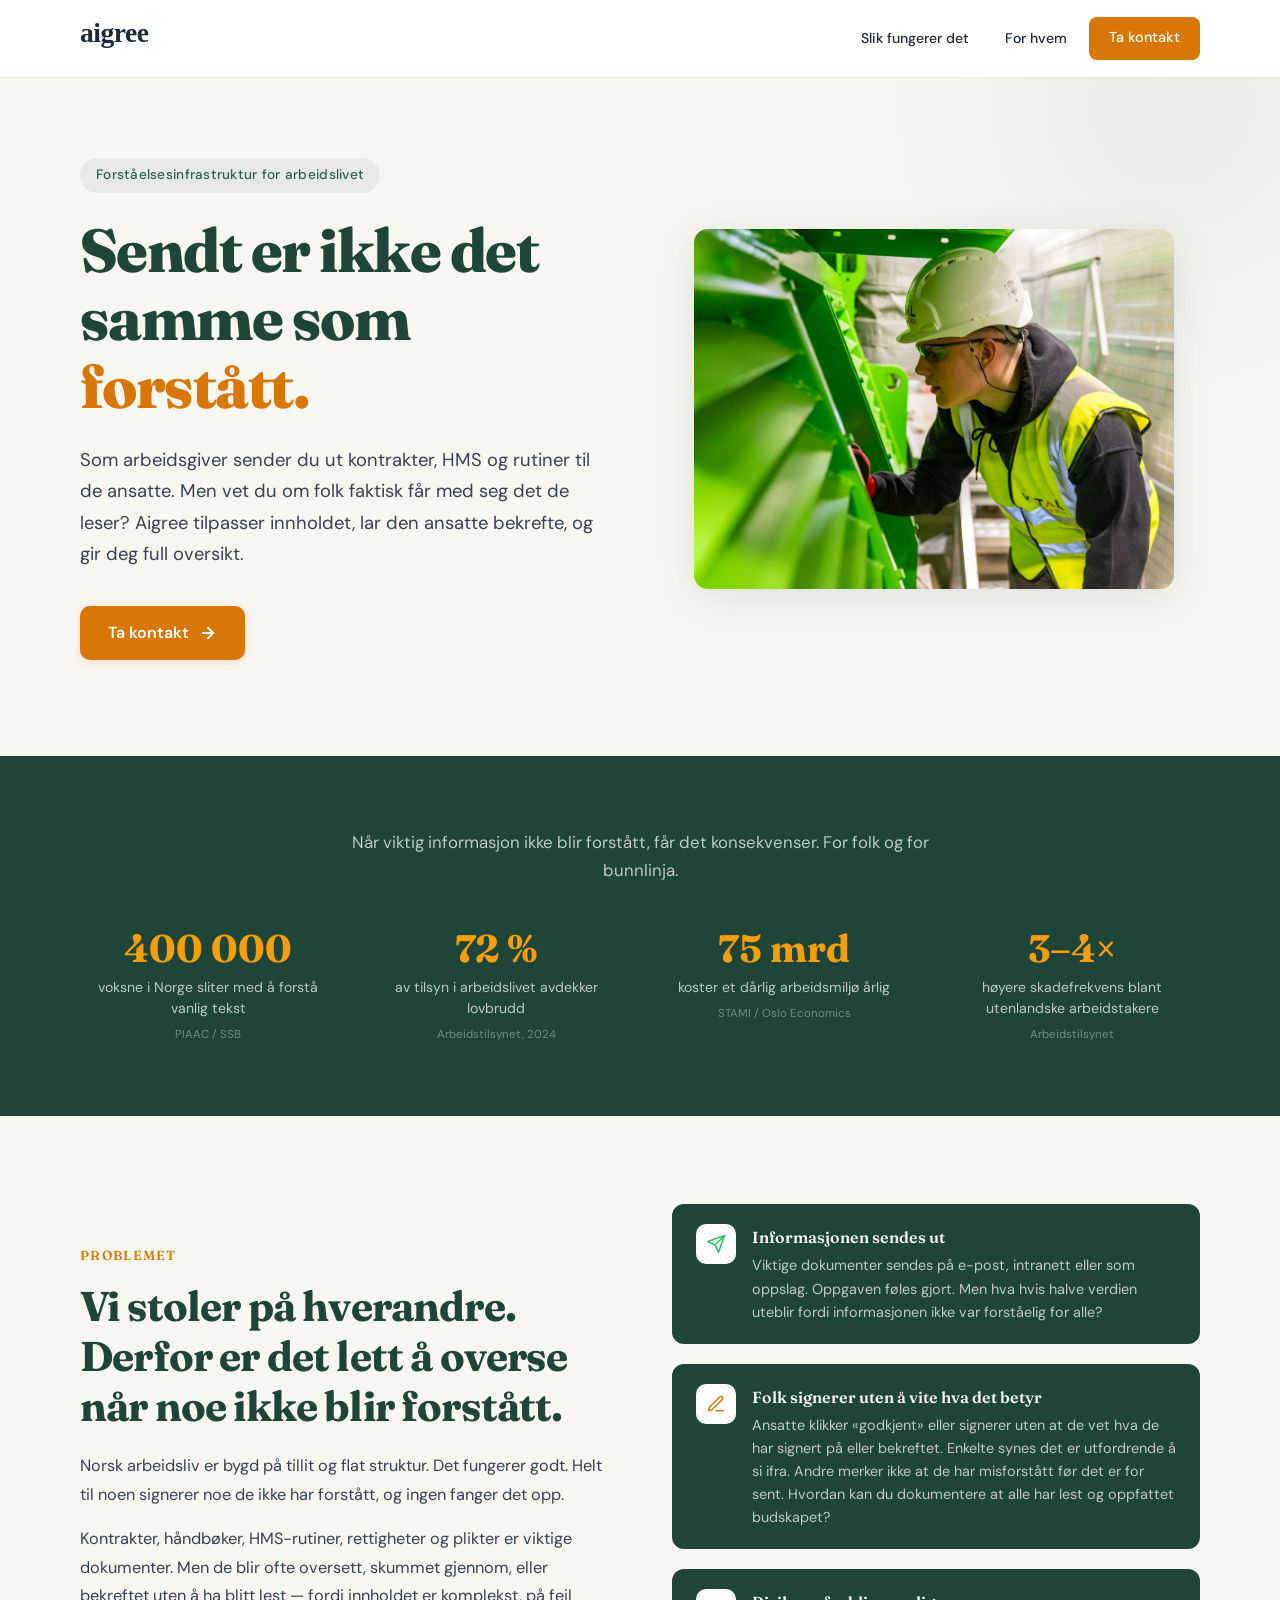
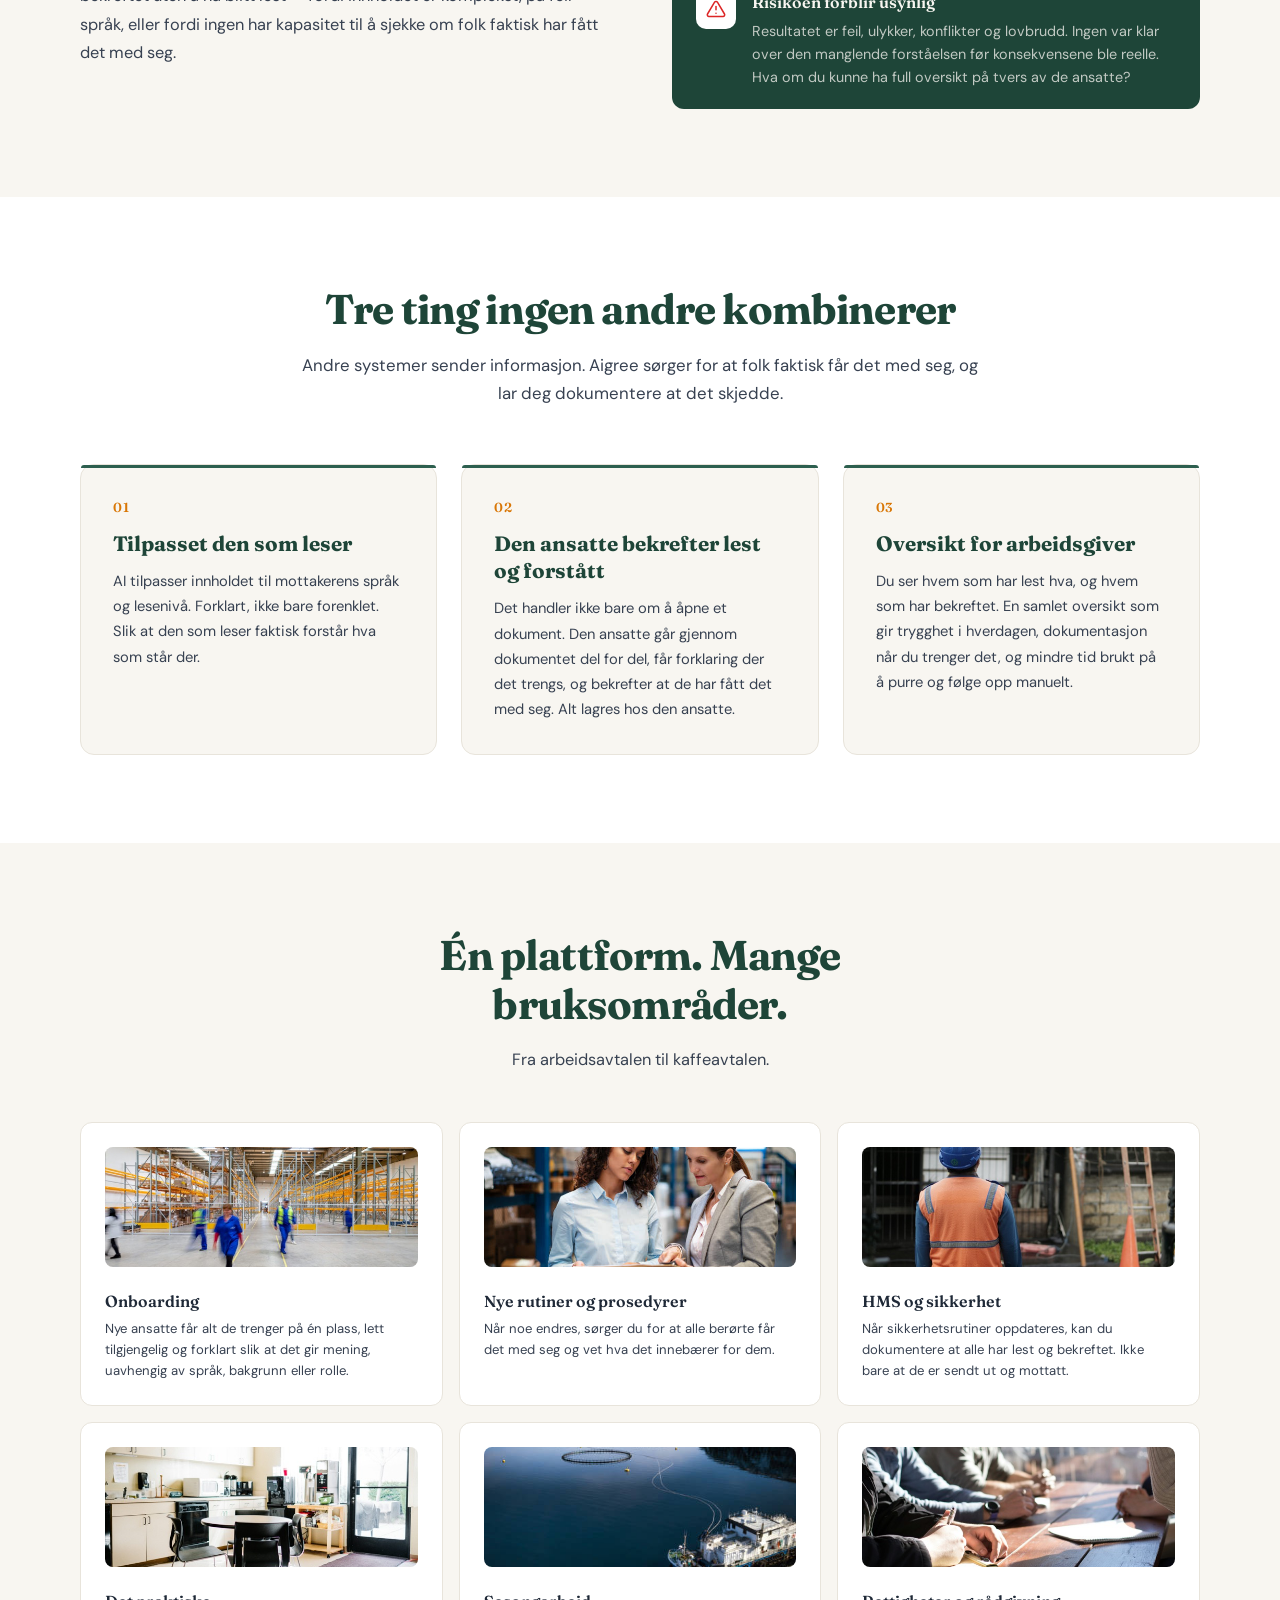
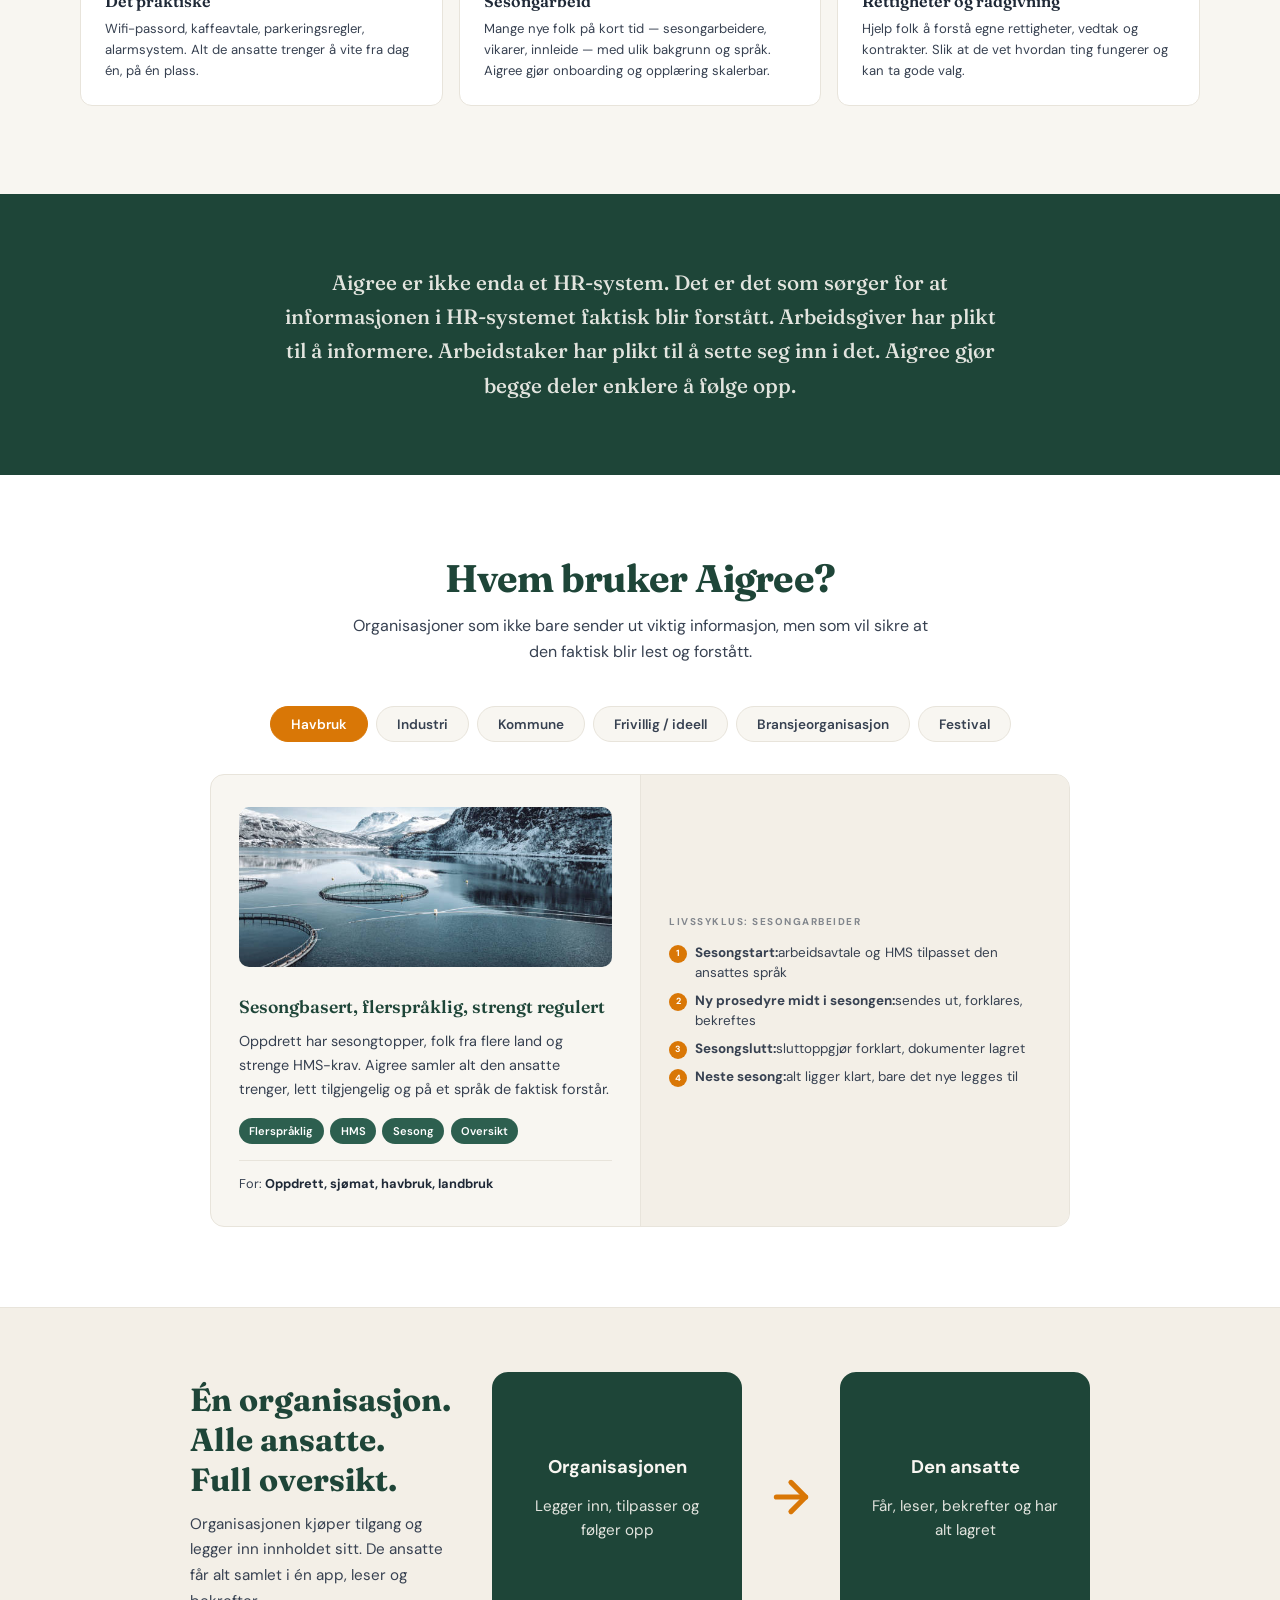
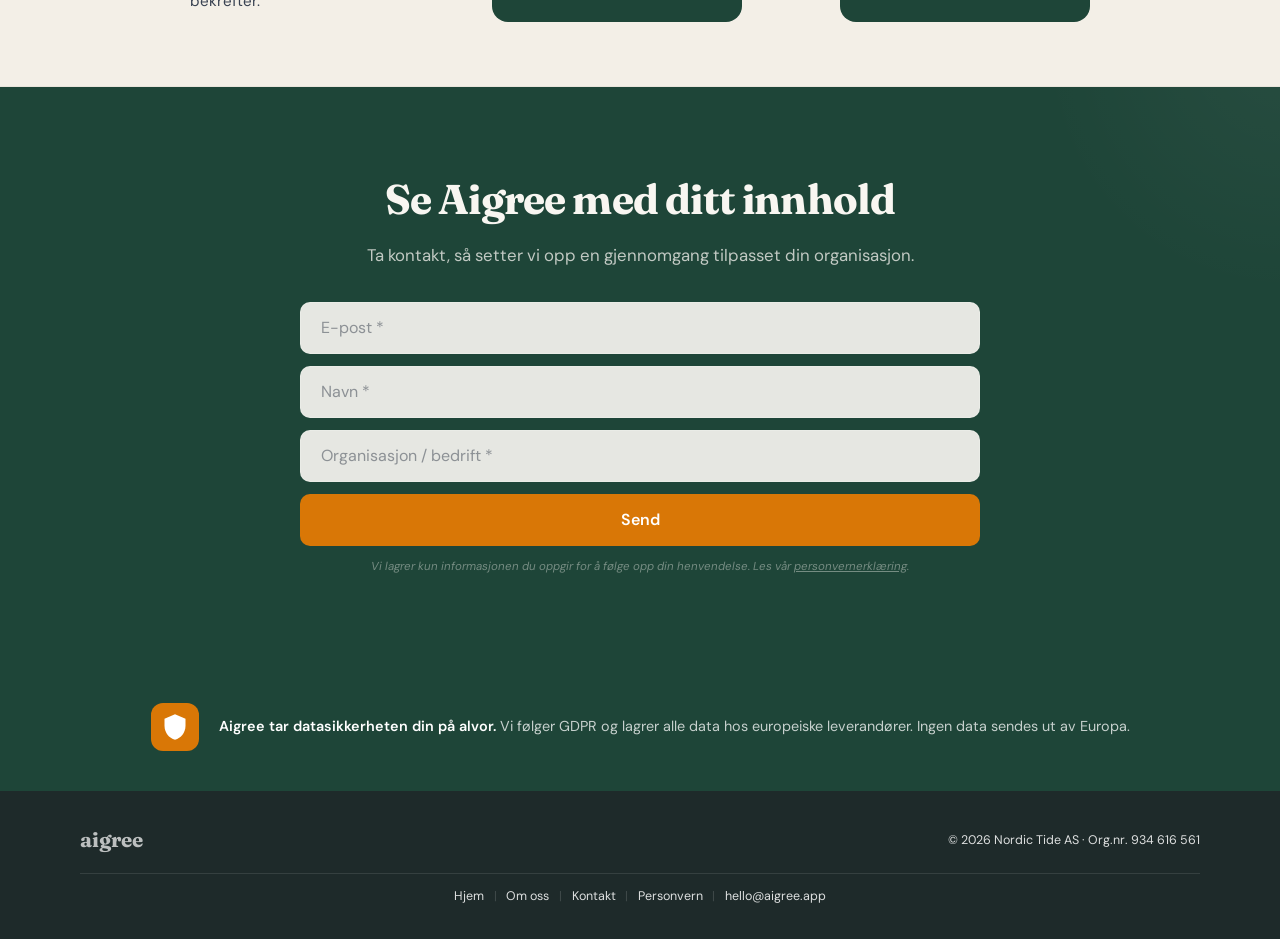
<file: index.html>
<!DOCTYPE html>
<html lang="nb">
<head>
<meta charset="UTF-8">
<meta name="viewport" content="width=device-width, initial-scale=1.0">
<title>Aigree — Sendt er ikke det samme som forstått</title>
<meta name="description" content="Aigree sørger for at viktig informasjon faktisk når frem og blir forstått — og at du kan dokumentere at det skjedde.">
<link rel="canonical" href="https://aigree.no/">
<meta property="og:type" content="website">
<meta property="og:title" content="Aigree — Sendt er ikke det samme som forstått">
<meta property="og:locale" content="nb_NO">
<meta property="og:url" content="https://aigree.no/">
<link rel="icon" type="image/svg+xml" href="/favicon.svg">
<meta property="og:description" content="Aigree sørger for at viktig informasjon faktisk når frem og blir forstått — og at du kan dokumentere at det skjedde.">
<meta property="og:image" content="https://aigree.no/images/seo-og.jpg">
<meta property="og:image:width" content="3000">
<meta property="og:image:height" content="2003">
<meta name="twitter:card" content="summary_large_image">
<meta name="twitter:title" content="Aigree — Sendt er ikke det samme som forstått">
<meta name="twitter:description" content="Aigree sørger for at viktig informasjon faktisk når frem og blir forstått — og at du kan dokumentere at det skjedde.">
<meta name="twitter:image" content="https://aigree.no/images/seo-og.jpg">
<link rel="preconnect" href="https://fonts.googleapis.com">
<link rel="preconnect" href="https://fonts.gstatic.com" crossorigin>
<link href="https://fonts.googleapis.com/css2?family=Fraunces:opsz,wght@9..144,400;9..144,500;9..144,600;9..144,700;9..144,800&family=DM+Sans:ital,opsz,wght@0,9..40,300;0,9..40,400;0,9..40,500;0,9..40,600;1,9..40,400&display=swap" rel="stylesheet">
<link rel="stylesheet" href="/css/shared.css">
<!-- CSS in /css/shared.css -->
<link rel="alternate" hreflang="nb" href="https://aigree.no/">
<link rel="alternate" hreflang="x-default" href="https://aigree.no/">
<script type="application/ld+json">
{
  "@context": "https://schema.org",
  "@type": "Organization",
  "name": "Aigree",
  "legalName": "Nordic Tide AS",
  "url": "https://aigree.no",
  "logo": "https://aigree.no/images/logo.svg",
  "description": "Aigree er en norsk AI-plattform som tilpasser arbeidslivsdokumenter til den ansattes språk og lesenivå, bekrefter forståelse, og gir arbeidsgiver oversikt.",
  "foundingDate": "2025",
  "founders": [
    {"@type": "Person", "name": "Hege Christine Brunsvik"},
    {"@type": "Person", "name": "Cecilie Hauge Ågotnes"}
  ],
  "address": {"@type": "PostalAddress", "addressCountry": "NO"},
  "email": "hello@aigree.app",
  "taxID": "934616561"
}
</script>
<script type="application/ld+json">
{
  "@context": "https://schema.org",
  "@type": "WebSite",
  "name": "Aigree",
  "url": "https://aigree.no",
  "inLanguage": "nb-NO"
}
</script>
</head>
<body>
<p class="sr-only">Aigree er en norsk AI-plattform som tilpasser arbeidslivsdokumenter — kontrakter, HMS-rutiner, håndbøker og rettigheter — til den ansattes språk og lesenivå. Den ansatte bekrefter at innholdet er forstått, og arbeidsgiver får en samlet oversikt. Aigree er et produkt fra Nordic Tide AS.</p>

<!-- ═══ NAV ═══ -->
<nav>
<div class="container nav-inner">
<a href="/" class="logo"><img src="/images/logo.svg" alt="Aigree" class="logo-img"></a>
<div class="nav-links">
<!-- <a href="/blogg/" class="nav-a">Blogg</a> -->
<a href="#slik-fungerer-det" class="nav-a">Slik fungerer det</a>
<a href="#hvem-bruker-det" class="nav-a">For hvem</a>
<a href="#kontakt" class="nav-cta">Ta kontakt</a>
</div>
</div>
</nav>

<!-- ═══ HERO ═══ -->
<section class="hero">
<div class="container">
<div class="hero-grid">
<div class="hero-content">
<span class="hero-tag fade-up">Forståelsesinfrastruktur for arbeidslivet</span>
<h1 class="fade-up-d1">Sendt er ikke det samme som <em>forstått.</em></h1>
<p class="hero-sub fade-up-d2">Som arbeidsgiver sender du ut kontrakter, HMS og rutiner til de ansatte. Men vet du om folk faktisk får med seg det de leser? Aigree tilpasser innholdet, lar den ansatte bekrefte, og gir deg full oversikt.</p>
<a href="#kontakt" class="hero-cta fade-up-d3">Ta kontakt <svg width="18" height="18" viewBox="0 0 24 24" fill="none" stroke="currentColor" stroke-width="2.5" stroke-linecap="round" stroke-linejoin="round"><path d="M5 12h14"/><path d="m12 5 7 7-7 7"/></svg></a>
</div>
<!-- Hero-bilde -->
<div class="hero-visual fade-up-d2">
<img width="1200" height="800" src="/images/hero-industrial-onboarding.jpg" alt="Onboarding og sikkerhetsgjennomgang i et industrielt miljø">
</div>
</div>
</div>
</section>

<!-- ═══ STATS ═══ -->
<section class="stats">
<div class="container">
<p class="reveal" style="text-align:center;font-size:1.05rem;color:rgba(248,246,241,.75);line-height:1.7;max-width:640px;margin:0 auto 2.5rem;">Når viktig informasjon ikke blir forstått, får det konsekvenser. For folk og for bunnlinja.</p>
<div class="stats-grid">
<div class="stat-item reveal"><div class="stat-number">400 000</div><div class="stat-label">voksne i Norge sliter med å forstå vanlig tekst</div><div class="stat-source">PIAAC / SSB</div></div>
<div class="stat-item reveal reveal-d1"><div class="stat-number">72 %</div><div class="stat-label">av tilsyn i arbeidslivet avdekker lovbrudd</div><div class="stat-source">Arbeidstilsynet, 2024</div></div>
<div class="stat-item reveal reveal-d2"><div class="stat-number">75 mrd</div><div class="stat-label">koster et dårlig arbeidsmiljø årlig</div><div class="stat-source">STAMI / Oslo Economics</div></div>
<div class="stat-item reveal reveal-d3"><div class="stat-number">3–4×</div><div class="stat-label">høyere skadefrekvens blant utenlandske arbeidstakere</div><div class="stat-source">Arbeidstilsynet</div></div>
</div>
</div>
</section>

<!-- ═══ TRUST GAP ═══ -->
<section class="trustgap">
<div class="container">
<div class="trustgap-grid">
<div class="reveal">
<div class="trustgap-label">Problemet</div>
<h2>Vi stoler på hverandre. Derfor er det lett å overse når noe ikke blir forstått.</h2>
<p class="trustgap-text">Norsk arbeidsliv er bygd på tillit og flat struktur. Det fungerer godt. Helt til noen signerer noe de ikke har forstått, og ingen fanger det opp.</p>
<p class="trustgap-text">Kontrakter, håndbøker, HMS-rutiner, rettigheter og plikter er viktige dokumenter. Men de blir ofte oversett, skummet gjennom, eller bekreftet uten å ha blitt lest — fordi innholdet er komplekst, på feil språk, eller fordi ingen har kapasitet til å sjekke om folk faktisk har fått det med seg.</p>
</div>
<div class="trustgap-visual">
<div class="gap-card reveal reveal-d1">
<div class="gap-icon send"><svg viewBox="0 0 24 24"><path d="M22 2L11 13"/><path d="M22 2l-7 20-4-9-9-4 20-7z"/></svg></div>
<div><h4>Informasjonen sendes ut</h4><p>Viktige dokumenter sendes på e-post, intranett eller som oppslag. Oppgaven føles gjort. Men hva hvis halve verdien uteblir fordi informasjonen ikke var forståelig for alle?</p></div>
</div>
<div class="gap-card reveal reveal-d2">
<div class="gap-icon sign"><svg viewBox="0 0 24 24"><path d="M12 20h9"/><path d="M16.5 3.5a2.121 2.121 0 0 1 3 3L7 19l-4 1 1-4L16.5 3.5z"/></svg></div>
<div><h4>Folk signerer uten å vite hva det betyr</h4><p>Ansatte klikker «godkjent» eller signerer uten at de vet hva de har signert på eller bekreftet. Enkelte synes det er utfordrende å si ifra. Andre merker ikke at de har misforstått før det er for sent. Hvordan kan du dokumentere at alle har lest og oppfattet budskapet?</p></div>
</div>
<div class="gap-card reveal reveal-d3">
<div class="gap-icon risk"><svg viewBox="0 0 24 24"><path d="M10.29 3.86L1.82 18a2 2 0 0 0 1.71 3h16.94a2 2 0 0 0 1.71-3L13.71 3.86a2 2 0 0 0-3.42 0z"/><line x1="12" y1="9" x2="12" y2="13"/><line x1="12" y1="17" x2="12.01" y2="17"/></svg></div>
<div><h4>Risikoen forblir usynlig</h4><p>Resultatet er feil, ulykker, konflikter og lovbrudd. Ingen var klar over den manglende forståelsen før konsekvensene ble reelle. Hva om du kunne ha full oversikt på tvers av de ansatte?</p></div>
</div>
</div>
</div>
</div>
</section>

<!-- ═══ DIFF ═══ -->
<section class="diff" id="slik-fungerer-det">
<div class="container">
<div class="diff-header reveal">
<h2>Tre ting ingen andre kombinerer</h2>
<p>Andre systemer sender informasjon. Aigree sørger for at folk faktisk får det med seg, og lar deg dokumentere at det skjedde.</p>
</div>
<div class="diff-grid">
<div class="diff-card reveal">
<div class="diff-num">01</div><h3>Tilpasset den som leser</h3><p>AI tilpasser innholdet til mottakerens språk og lesenivå. Forklart, ikke bare forenklet. Slik at den som leser faktisk forstår hva som står der.</p>
</div>
<div class="diff-card reveal reveal-d1">
<div class="diff-num">02</div><h3>Den ansatte bekrefter lest og forstått</h3><p>Det handler ikke bare om å åpne et dokument. Den ansatte går gjennom dokumentet del for del, får forklaring der det trengs, og bekrefter at de har fått det med seg. Alt lagres hos den ansatte.</p>
</div>
<div class="diff-card reveal reveal-d2">
<div class="diff-num">03</div><h3>Oversikt for arbeidsgiver</h3><p>Du ser hvem som har lest hva, og hvem som har bekreftet. En samlet oversikt som gir trygghet i hverdagen, dokumentasjon når du trenger det, og mindre tid brukt på å purre og følge opp manuelt.</p>
</div>
</div>
</div>
</section>

<!-- ═══ USE CASES ═══ -->
<section class="usecases">
<div class="container">
<div class="usecases-header reveal">
<h2>Én plattform. Mange bruksområder.</h2>
<p>Fra arbeidsavtalen til kaffeavtalen.</p>
</div>
<div class="usecase-grid">
<div class="usecase-card reveal">
<img width="600" height="400" src="/images/onboarding.jpg" alt="Onboarding" class="usecase-img">
<h4>Onboarding</h4><p>Nye ansatte får alt de trenger på én plass, lett tilgjengelig og forklart slik at det gir mening, uavhengig av språk, bakgrunn eller rolle.</p></div>
<div class="usecase-card reveal reveal-d1">
<img width="612" height="403" src="/images/procedures.jpg" alt="Nye rutiner" class="usecase-img">
<h4>Nye rutiner og prosedyrer</h4><p>Når noe endres, sørger du for at alle berørte får det med seg og vet hva det innebærer for dem.</p></div>
<div class="usecase-card reveal reveal-d2">
<img width="600" height="400" src="/images/hms.jpg" alt="HMS og sikkerhet" class="usecase-img">
<h4>HMS og sikkerhet</h4><p>Når sikkerhetsrutiner oppdateres, kan du dokumentere at alle har lest og bekreftet. Ikke bare at de er sendt ut og mottatt.</p></div>
<div class="usecase-card reveal">
<img width="600" height="400" src="/images/practical.jpg" alt="Det praktiske" class="usecase-img">
<h4>Det praktiske</h4><p>Wifi-passord, kaffeavtale, parkeringsregler, alarmsystem. Alt de ansatte trenger å vite fra dag én, på én plass.</p></div>
<div class="usecase-card reveal reveal-d1">
<img width="459" height="612" src="/images/seasonal.jpg" alt="Sesongarbeid" class="usecase-img">
<h4>Sesongarbeid</h4><p>Mange nye folk på kort tid — sesongarbeidere, vikarer, innleide — med ulik bakgrunn og språk. Aigree gjør onboarding og opplæring skalerbar.</p></div>
<div class="usecase-card reveal reveal-d2">
<img width="600" height="400" src="/images/rights.jpg" alt="Rettigheter og rådgivning" class="usecase-img">
<h4>Rettigheter og rådgivning</h4><p>Hjelp folk å forstå egne rettigheter, vedtak og kontrakter. Slik at de vet hvordan ting fungerer og kan ta gode valg.</p></div>
</div>
</div>
</section>

<!-- ═══ ADDON ═══ -->
<section class="addon reveal">
<div class="container">
<div class="addon-inner">
<p>Aigree er ikke enda et HR-system. Det er det som sørger for at informasjonen i HR-systemet faktisk blir forstått. Arbeidsgiver har plikt til å informere. Arbeidstaker har plikt til å sette seg inn i det. Aigree gjør begge deler enklere å følge opp.</p>
</div>
</div>
</section>

<!-- ═══ WHO — TABS ═══ -->
<section class="who" id="hvem-bruker-det">
<div class="container">
<div class="who-header reveal">
<h2>Hvem bruker Aigree?</h2>
<p>Organisasjoner som ikke bare sender ut viktig informasjon, men som vil sikre at den faktisk blir lest og forstått.</p>
</div>
<div class="tabs reveal">
<button class="tab on" data-p="oppdrett">Havbruk</button>
<button class="tab" data-p="industri">Industri</button>
<button class="tab" data-p="kommune">Kommune</button>
<button class="tab" data-p="ideell">Frivillig / ideell</button>
<button class="tab" data-p="bransje">Bransjeorganisasjon</button>
<button class="tab" data-p="festival">Festival</button>
</div>

<!-- Havbruk -->
<div id="p-oppdrett" class="pnl on"><div class="pnl-card">
<div class="pnl-info">
<img width="612" height="459" src="/images/tab-havbruk.jpg" alt="Havbruk — sesongbasert, flerspråklig, strengt regulert" class="pnl-img" style="object-fit:cover;">
<div class="pnl-h">Sesongbasert, flerspråklig, strengt regulert</div><p class="pnl-p">Oppdrett har sesongtopper, folk fra flere land og strenge HMS-krav. Aigree samler alt den ansatte trenger, lett tilgjengelig og på et språk de faktisk forstår.</p><div class="pnl-tags"><span class="pnl-tag">Flerspråklig</span><span class="pnl-tag">HMS</span><span class="pnl-tag">Sesong</span><span class="pnl-tag">Oversikt</span></div><p class="pnl-for">For: <strong>Oppdrett, sjømat, havbruk, landbruk</strong></p></div>
<div class="pnl-scene"><div class="pnl-scene-lab">Livssyklus: Sesongarbeider</div><div class="ps"><span class="psn">1</span><span><strong>Sesongstart:</strong>arbeidsavtale og HMS tilpasset den ansattes språk</span></div><div class="ps"><span class="psn">2</span><span><strong>Ny prosedyre midt i sesongen:</strong>sendes ut, forklares, bekreftes</span></div><div class="ps"><span class="psn">3</span><span><strong>Sesongslutt:</strong>sluttoppgjør forklart, dokumenter lagret</span></div><div class="ps"><span class="psn">4</span><span><strong>Neste sesong:</strong>alt ligger klart, bare det nye legges til</span></div></div>
</div></div>

<!-- Industri -->
<div id="p-industri" class="pnl"><div class="pnl-card">
<div class="pnl-info">
<img width="800" height="450" src="/images/tab-industri.jpg" alt="Industri — prosedyrer som faktisk når frem" class="pnl-img" style="object-fit:cover;">
<div class="pnl-h">Prosedyrer som faktisk blir forstått</div><p class="pnl-p">Industri har sammensatte arbeidsstyrker og hyppige oppdateringer. Aigree sørger for at informasjonen treffer alle, tilpasset språk, rolle og lesenivå.</p><div class="pnl-tags"><span class="pnl-tag">Prosedyrer</span><span class="pnl-tag">Flerspråklig</span><span class="pnl-tag">HMS</span><span class="pnl-tag">Oversikt</span></div><p class="pnl-for">For: <strong>Industri, produksjon, prosessbedrifter</strong></p></div>
<div class="pnl-scene"><div class="pnl-scene-lab">Livssyklus: Ny operatør</div><div class="ps"><span class="psn">1</span><span><strong>Ny ansatt</strong> mottar arbeidsavtale, HMS og sikkerhetsprosedyrer</span></div><div class="ps"><span class="psn">2</span><span><strong>AI forklarer innholdet:</strong>tilpasset den som leser</span></div><div class="ps"><span class="psn">3</span><span><strong>Oppdatert prosedyre</strong> underveis — sendes ut, forklares, bekreftes</span></div><div class="ps"><span class="psn">4</span><span><strong>Ledelsen</strong> ser hvem som har lest og forstått hva</span></div></div>
</div></div>

<!-- Kommune -->
<div id="p-kommune" class="pnl"><div class="pnl-card">
<div class="pnl-info">
<img width="800" height="565" src="/images/tab-kommune.jpg" alt="Kommune — samlet og forståelig" class="pnl-img" style="object-fit:cover;">
<div class="pnl-h">Alle får informasjonen. Men hvem har fått den med seg?</div><p class="pnl-p">Kommuner sender ut mye informasjon digitalt, men det betyr ikke at folk får det med seg. Aigree samler kontrakt, håndbok, rutiner og avdelingsinfo, og sørger for at innholdet gir mening for den som leser.</p><div class="pnl-tags"><span class="pnl-tag">Kommune</span><span class="pnl-tag">Helseforetak</span><span class="pnl-tag">Avdelingsstruktur</span></div><p class="pnl-for">For: <strong>Kommuner, helseforetak, offentlige virksomheter</strong></p></div>
<div class="pnl-scene"><div class="pnl-scene-lab">Livssyklus: Ny i kommunen</div><div class="ps"><span class="psn">1</span><span><strong>Felles innhold:</strong>personalpolitikk, retningslinjer</span></div><div class="ps"><span class="psn">2</span><span><strong>Avdelingen</strong> legger til rutiner, kontaktpersoner, spesifikk info</span></div><div class="ps"><span class="psn">3</span><span><strong>Ny ansatt</strong> får alt samlet — tilpasset den som leser</span></div><div class="ps"><span class="psn">4</span><span><strong>Ledere</strong> ser hvem som har lest og forstått hva</span></div></div>
</div></div>

<!-- Ideell -->
<div id="p-ideell" class="pnl"><div class="pnl-card">
<div class="pnl-info">
<img width="800" height="600" src="/images/tab-frivillig.jpg" alt="Frivillig og ideell — gjør rettigheter og dokumenter forståelige" class="pnl-img" style="object-fit:cover;">
<div class="pnl-h">Gjør rettigheter og dokumenter forståelige</div><p class="pnl-p">Frivillige og ideelle organisasjoner hjelper folk som trenger å forstå kontrakter, rettigheter og vedtak. Aigree gir rådgiverne et verktøy og brukerne et sted å samle dokumentene sine. Slik at de vet hvordan ting fungerer.</p><div class="pnl-tags"><span class="pnl-tag">Flerspråklig</span><span class="pnl-tag">Rettigheter</span><span class="pnl-tag">Innsikt</span></div><p class="pnl-for">For: <strong>Frivillige organisasjoner, rettshjelp, rådgivning</strong></p></div>
<div class="pnl-scene"><div class="pnl-scene-lab">Livssyklus: Person som trenger hjelp</div><div class="ps"><span class="psn">1</span><span><strong>Organisasjonen</strong> legger inn rettigheter, regelverk og veiledning</span></div><div class="ps"><span class="psn">2</span><span><strong>Bruker</strong> velger språk og leser om sine rettigheter</span></div><div class="ps"><span class="psn">3</span><span><strong>Bruker</strong> laster opp kontrakter og brev, og får gjennomgang</span></div><div class="ps"><span class="psn">4</span><span><strong>Alt samlet</strong> i eget dokumentvelv</span></div></div>
</div></div>

<!-- Bransje -->
<div id="p-bransje" class="pnl"><div class="pnl-card">
<div class="pnl-info">
<img width="800" height="533" src="/images/tab-bransje.jpg" alt="Bransjeorganisasjon — gi verdi til medlemmene" class="pnl-img" style="object-fit:cover;">
<div class="pnl-h">Gi verdi til medlemmene. Med din branding.</div><p class="pnl-p">Tilby Aigree med organisasjonens egen merkevare. Dere legger inn bransjeinnhold, og hver bedrift legger til sitt eget.</p><div class="pnl-tags"><span class="pnl-tag">Whitelabel</span><span class="pnl-tag">Medlemsverdi</span><span class="pnl-tag">Bransjeinnhold</span></div><p class="pnl-for">For: <strong>Bransjeorganisasjoner, forbund, fagforeninger</strong></p></div>
<div class="pnl-scene"><div class="pnl-scene-lab">Livssyklus: Bransjeorganisasjon</div><div class="ps"><span class="psn">1</span><span><strong>Organisasjonen</strong> legger inn felles bransjeinnhold</span></div><div class="ps"><span class="psn">2</span><span><strong>Medlemsbedrifter</strong> legger til eget innhold</span></div><div class="ps"><span class="psn">3</span><span><strong>Ansatte</strong> ser begge nivåer, tilpasset den som leser</span></div><div class="ps"><span class="psn">4</span><span><strong>Oversikt</strong> på tvers av medlemmer</span></div></div>
</div></div>

<!-- Festival -->
<div id="p-festival" class="pnl"><div class="pnl-card">
<div class="pnl-info">
<img width="800" height="533" src="/images/tab-festival.jpg" alt="Festival crew som koordinerer og rigger utendørs" class="pnl-img" style="object-fit:cover;">
<div class="pnl-h">180 folk. Sikkerhetsendring på 10 minutter.</div><p class="pnl-p">Festivaler trenger rask formidling til mange folk på kort tid. Aigree samler alt og lar dere oppdatere underveis, med bekreftelse på at folk har fått det med seg.</p><div class="pnl-tags"><span class="pnl-tag">Rask formidling</span><span class="pnl-tag">NDA</span><span class="pnl-tag">Sertifikater</span></div><p class="pnl-for">For: <strong>Festivaler, events, reiseliv, organisasjoner med frivillige</strong></p></div>
<div class="pnl-scene"><div class="pnl-scene-lab">Livssyklus: Frivillig</div><div class="ps"><span class="psn">1</span><span><strong>180 frivillige klargjøres:</strong>festivalinfo, sikkerhet, rutiner</span></div><div class="ps"><span class="psn">2</span><span><strong>Sikkerhetsendring</strong> underveis — ute hos alle på 10 minutter</span></div><div class="ps"><span class="psn">3</span><span><strong>Sertifikater</strong> lagret etter festivalen</span></div><div class="ps"><span class="psn">4</span><span><strong>Neste år:</strong>halvparten kommer tilbake, alt ligger klart</span></div></div>
</div></div>

</div>
</section>

<!-- ═══ MODEL ═══ -->
<section class="model">
<div class="container">
<div class="model-inner">
<div class="reveal">
<h2>Én organisasjon. Alle ansatte. Full oversikt.</h2>
<p class="model-text">Organisasjonen kjøper tilgang og legger inn innholdet sitt. De ansatte får alt samlet i én app, leser og bekrefter.</p>
</div>
<div class="model-boxes-grid reveal reveal-d1">
<div class="model-box"><h4>Organisasjonen</h4><p>Legger inn, tilpasser og følger opp</p></div>
<div class="model-arrow">
<svg class="arrow-h" width="50" height="50" viewBox="0 0 24 24" fill="none" stroke="currentColor" stroke-width="2.5" stroke-linecap="round" stroke-linejoin="round"><path d="M5 12h14"/><path d="m12 5 7 7-7 7"/></svg>
<svg class="arrow-v" width="50" height="50" viewBox="0 0 24 24" fill="none" stroke="currentColor" stroke-width="2.5" stroke-linecap="round" stroke-linejoin="round"><path d="M12 5v14"/><path d="m5 12 7 7 7-7"/></svg>
</div>
<div class="model-box"><h4>Den ansatte</h4><p>Får, leser, bekrefter og har alt lagret</p></div>
</div>
</div>
</div>
</section>

<!-- ═══ CTA ═══ -->
<section class="cta-section" id="kontakt">
<div class="container">
<div class="cta-inner">
<h2 class="reveal">Se Aigree med ditt innhold</h2>
<p class="cta-text reveal reveal-d1">Ta kontakt, så setter vi opp en gjennomgang tilpasset din organisasjon.</p>
<div class="reveal reveal-d2">
<div id="mlb2-33564892" class="ml-form-embedContainer ml-subscribe-form ml-subscribe-form-33564892">
<div class="ml-form-align-center">
<div class="ml-form-embedWrapper embedForm">
<div class="ml-form-embedBody ml-form-embedBodyDefault row-form">
<div class="ml-form-embedContent" style="margin-bottom:0px;"></div>
<form class="ml-block-form" action="https://assets.mailerlite.com/jsonp/1590872/forms/171515800372381342/subscribe" data-code="" method="post" target="_blank">
<div class="ml-form-formContent">
<div class="ml-form-fieldRow"><div class="ml-field-group ml-field-email ml-validate-email ml-validate-required"><input aria-label="email" aria-required="true" type="email" class="form-control" data-inputmask="" name="fields[email]" placeholder="E-post *" autocomplete="email"></div></div>
<div class="ml-form-fieldRow"><div class="ml-field-group ml-field-name ml-validate-required"><input aria-label="name" aria-required="true" type="text" class="form-control" data-inputmask="" name="fields[name]" placeholder="Navn *" autocomplete="given-name"></div></div>
<div class="ml-form-fieldRow ml-last-item"><div class="ml-field-group ml-field-company ml-validate-required"><input aria-label="company" aria-required="true" type="text" class="form-control" data-inputmask="" name="fields[company]" placeholder="Organisasjon / bedrift *" autocomplete=""></div></div>
</div>
<div class="ml-form-embedPermissions"><div class="ml-form-embedPermissionsContent default privacy-policy"><p><em>Vi lagrer kun informasjonen du oppgir for å følge opp din henvendelse. Les vår <a href="/personvern/" target="_blank" rel="noopener" style="color:inherit;text-decoration:underline">personvernerklæring</a>.</em></p></div></div>
<input type="hidden" name="ml-submit" value="1">
<div class="ml-form-embedSubmit">
<button type="submit" class="primary">Send</button>
<button disabled="disabled" style="display:none;" type="button" class="loading"><div class="ml-form-embedSubmitLoad"></div><span class="sr-only">Loading...</span></button>
</div>
<input type="hidden" name="anticsrf" value="true">
</form>
</div>
<div class="ml-form-successBody row-success" style="display:none"><div class="ml-form-successContent"><h4>Tusen takk!</h4><p>Du hører fra oss i løpet av et par virkedager.</p></div></div>
</div>
</div>
</div>
</div>
</div>
</div>
</section>

<!-- ═══ TRUST ═══ -->
<section class="trust-section">
<div class="container">
<div class="trust-box">
<div class="trust-icon">
<svg width="28" height="28" viewBox="0 0 24 24" fill="currentColor" stroke="none"><path d="M12 1L3 5v6c0 5.55 3.84 10.74 9 12 5.16-1.26 9-6.45 9-12V5l-9-4z"/></svg>
</div>
<p class="trust-text"><strong>Aigree tar datasikkerheten din på alvor.</strong> Vi følger GDPR og lagrer alle data hos europeiske leverandører. Ingen data sendes ut av Europa.</p>
</div>
</div>
</section>

<!-- ═══ FOOTER ═══ -->
<footer>
<div class="container footer-inner">
<div class="footer-top"><div class="footer-logo">aigree</div><div class="footer-company">© 2026 <a href="https://www.nordictide.tech" target="_blank" rel="noopener">Nordic Tide AS</a> · Org.nr. 934 616 561</div></div>
<div class="footer-links"><a href="/">Hjem</a><span class="footer-sep">|</span><a href="/om/">Om oss</a><span class="footer-sep">|</span><a href="/kontakt/">Kontakt</a><span class="footer-sep">|</span><a href="/personvern/">Personvern</a><span class="footer-sep">|</span><a href="mailto:hello@aigree.app">hello@aigree.app</a></div>
</div>
</footer>

<script>
(function(){
document.querySelectorAll('.tab').forEach(function(t){t.addEventListener('click',function(){var p=this.getAttribute('data-p');document.querySelectorAll('.tab').forEach(function(x){x.classList.remove('on')});this.classList.add('on');document.querySelectorAll('.pnl').forEach(function(x){x.classList.remove('on')});var e=document.getElementById('p-'+p);if(e)e.classList.add('on')})});
var ob=new IntersectionObserver(function(es){es.forEach(function(e){if(e.isIntersecting){e.target.classList.add('visible');ob.unobserve(e.target)}})},{threshold:.12,rootMargin:'0px 0px -40px 0px'});
document.querySelectorAll('.reveal').forEach(function(el){ob.observe(el)});
})();
function ml_webform_success_33564892(){var $=ml_jQuery||jQuery;$('.ml-subscribe-form-33564892 .row-success').show();$('.ml-subscribe-form-33564892 .row-form').hide()}
</script>
<script src="https://groot.mailerlite.com/js/w/webforms.min.js?v95037e5bac78f29ed026832ca21a7c7b"></script>
<script>fetch("https://assets.mailerlite.com/jsonp/1590872/forms/171515800372381342/takel")</script>
<script data-goatcounter="https://aigree.goatcounter.com/count" async src="//gc.zgo.at/count.js"></script>
</body>
</html>
</file>
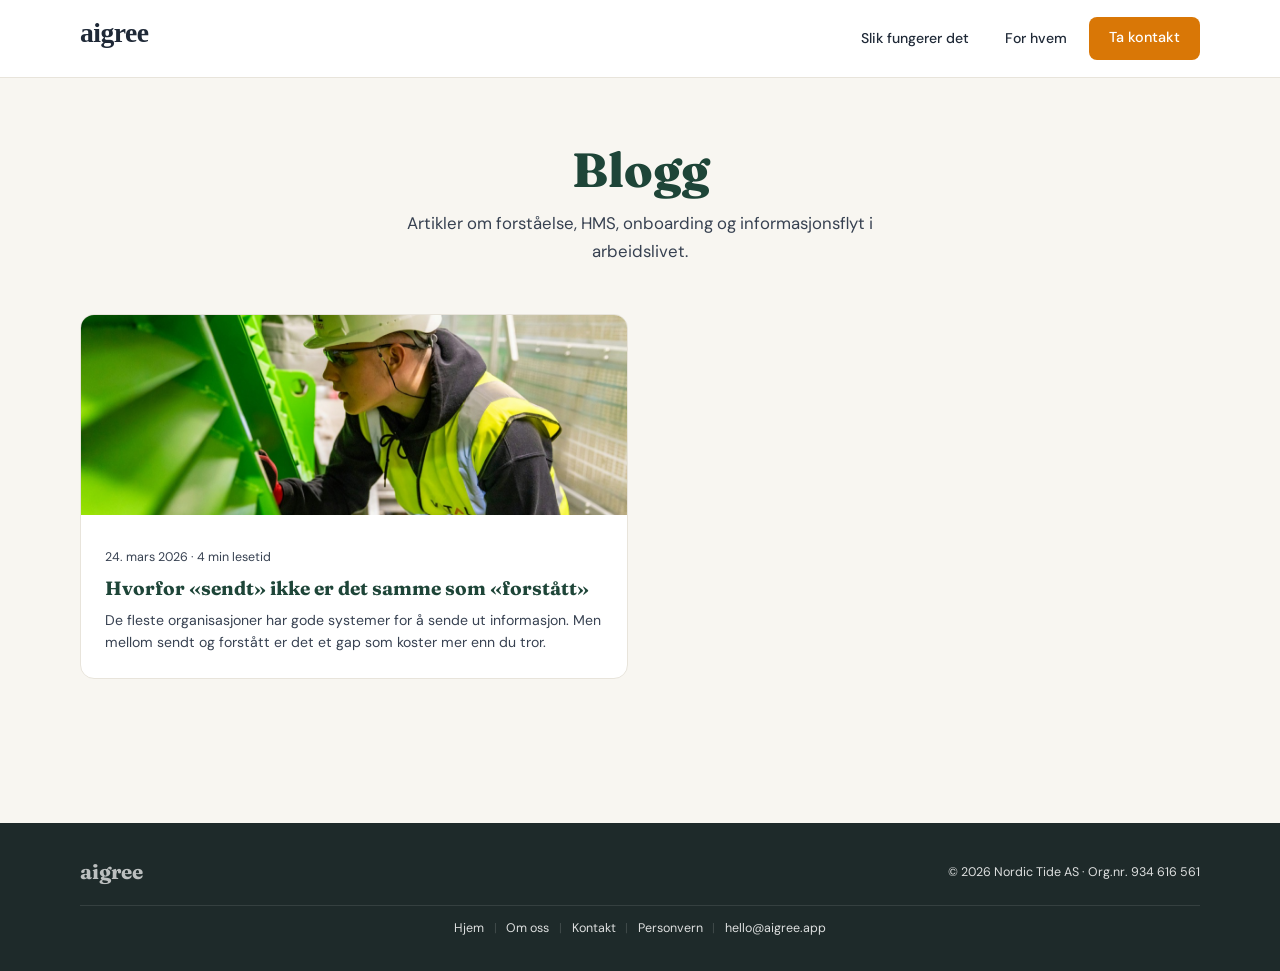
<file: blogg/index.html>
<!DOCTYPE html>
<html lang="nb">
<head>
<meta charset="UTF-8">
<meta name="viewport" content="width=device-width, initial-scale=1.0">
<title>Blogg — Aigree</title>
<meta name="description" content="Artikler om forståelse, HMS, onboarding og informasjonsflyt i arbeidslivet.">
<meta name="robots" content="noindex, nofollow">
<link rel="canonical" href="https://aigree.no/blogg/">
<meta property="og:type" content="website">
<meta property="og:title" content="Blogg — Aigree">
<meta property="og:description" content="Artikler om forståelse, HMS, onboarding og informasjonsflyt i arbeidslivet.">
<meta property="og:url" content="https://aigree.no/blogg/">
<meta property="og:image" content="https://aigree.no/images/seo-og.jpg">
<link rel="icon" type="image/svg+xml" href="/favicon.svg">
<link rel="preconnect" href="https://fonts.googleapis.com">
<link rel="preconnect" href="https://fonts.gstatic.com" crossorigin>
<link href="https://fonts.googleapis.com/css2?family=Fraunces:opsz,wght@9..144,400;9..144,500;9..144,600;9..144,700;9..144,800&family=DM+Sans:ital,opsz,wght@0,9..40,300;0,9..40,400;0,9..40,500;0,9..40,600;1,9..40,400&display=swap" rel="stylesheet">
<link rel="stylesheet" href="/css/shared.css">
</head>
<body>

<nav>
<div class="container nav-inner">
<a href="/" class="logo"><img src="/images/logo.svg" alt="Aigree" class="logo-img"></a>
<div class="nav-links">
<!-- <a href="/blogg/" class="nav-a">Blogg</a> -->
<a href="/#slik-fungerer-det" class="nav-a">Slik fungerer det</a>
<a href="/#hvem-bruker-det" class="nav-a">For hvem</a>
<a href="/#kontakt" class="nav-cta">Ta kontakt</a>
</div>
</div>
</nav>

<section class="blog-header">
<div class="container">
<h1>Blogg</h1>
<p>Artikler om forståelse, HMS, onboarding og informasjonsflyt i arbeidslivet.</p>
</div>
</section>

<section style="padding:0 0 5rem">
<div class="container">
<div class="blog-list">

<a href="/blogg/eksempel" class="blog-card">
<img src="/images/hero-industrial-onboarding.jpg" alt="Arbeider med hjelm i industrielt miljø" class="blog-card-img">
<div class="blog-card-body">
<div class="blog-card-meta">24. mars 2026 · 4 min lesetid</div>
<h2>Hvorfor «sendt» ikke er det samme som «forstått»</h2>
<p>De fleste organisasjoner har gode systemer for å sende ut informasjon. Men mellom sendt og forstått er det et gap som koster mer enn du tror.</p>
</div>
</a>

<!-- Legg til flere blog-card her etter hvert -->

</div>
</div>
</section>

<footer>
<div class="container footer-inner">
<div class="footer-top"><div class="footer-logo">aigree</div><div class="footer-company">© 2026 <a href="https://www.nordictide.tech" target="_blank" rel="noopener">Nordic Tide AS</a> · Org.nr. 934 616 561</div></div>
<div class="footer-links"><a href="/">Hjem</a><span class="footer-sep">|</span><a href="/om/">Om oss</a><span class="footer-sep">|</span><a href="/kontakt/">Kontakt</a><span class="footer-sep">|</span><a href="/personvern/">Personvern</a><span class="footer-sep">|</span><a href="mailto:hello@aigree.app">hello@aigree.app</a></div>
</div>
</footer>

<script data-goatcounter="https://aigree.goatcounter.com/count" async src="//gc.zgo.at/count.js"></script>
</body>
</html>
</file>
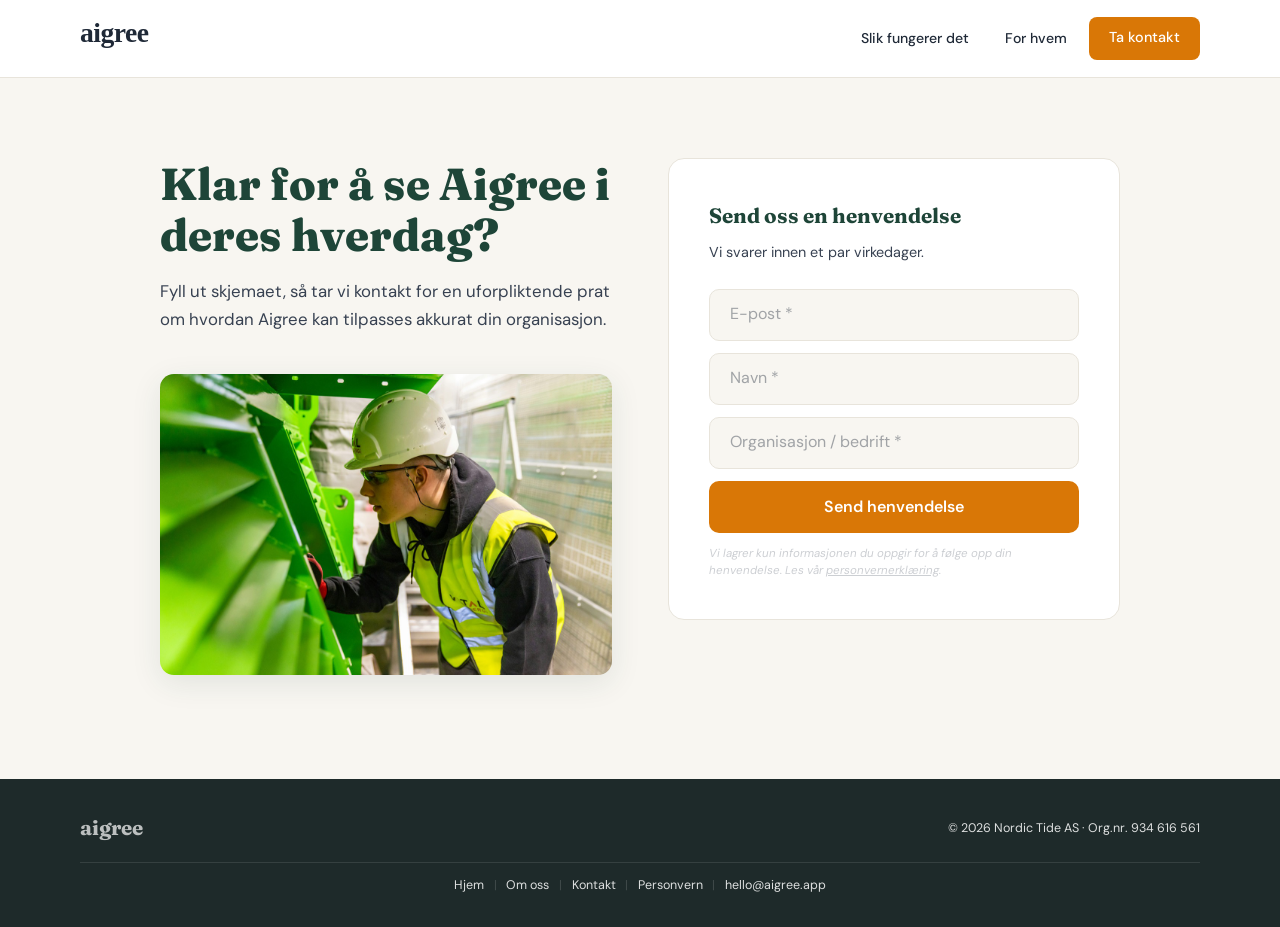
<file: kontakt/index.html>
<!DOCTYPE html>
<html lang="nb">
<head>
<meta charset="UTF-8">
<meta name="viewport" content="width=device-width, initial-scale=1.0">
<title>Ta kontakt — Aigree</title>
<meta name="description" content="Ta kontakt med Aigree. Vi viser deg hvordan Aigree kan tilpasses din organisasjon.">
<link rel="canonical" href="https://aigree.no/kontakt/">
<meta property="og:type" content="website">
<meta property="og:title" content="Ta kontakt — Aigree">
<meta property="og:description" content="Ta kontakt med Aigree. Vi viser deg hvordan Aigree kan tilpasses din organisasjon.">
<meta property="og:url" content="https://aigree.no/kontakt/">
<meta property="og:image" content="https://aigree.no/images/seo-og.jpg">
<meta property="og:locale" content="nb_NO">
<meta name="twitter:card" content="summary_large_image">
<meta name="twitter:title" content="Kontakt oss — Aigree">
<meta name="twitter:description" content="Ta kontakt med Aigree. Vi viser deg hvordan plattformen kan tilpasses din organisasjon.">
<meta name="twitter:image" content="https://aigree.no/images/seo-og.jpg">
<link rel="alternate" hreflang="nb" href="https://aigree.no/kontakt/">
<link rel="alternate" hreflang="x-default" href="https://aigree.no/kontakt/">
<link rel="icon" type="image/svg+xml" href="/favicon.svg">
<link rel="preconnect" href="https://fonts.googleapis.com">
<link rel="preconnect" href="https://fonts.gstatic.com" crossorigin>
<link href="https://fonts.googleapis.com/css2?family=Fraunces:opsz,wght@9..144,400;9..144,500;9..144,600;9..144,700;9..144,800&family=DM+Sans:ital,opsz,wght@0,9..40,300;0,9..40,400;0,9..40,500;0,9..40,600;1,9..40,400&display=swap" rel="stylesheet">
<link rel="stylesheet" href="/css/shared.css">
<script type="application/ld+json">
{
  "@context": "https://schema.org",
  "@type": "Organization",
  "name": "Aigree",
  "legalName": "Nordic Tide AS",
  "url": "https://aigree.no",
  "logo": "https://aigree.no/images/logo.svg",
  "description": "Aigree er en norsk AI-plattform som tilpasser arbeidslivsdokumenter til den ansattes språk og lesenivå, bekrefter forståelse, og gir arbeidsgiver oversikt.",
  "foundingDate": "2025",
  "founders": [
    {"@type": "Person", "name": "Hege Christine Brunsvik"},
    {"@type": "Person", "name": "Cecilie Hauge Ågotnes"}
  ],
  "address": {"@type": "PostalAddress", "addressCountry": "NO"},
  "email": "hello@aigree.app",
  "taxID": "934616561"
}
</script>
<style>
.contact-section{padding:5rem 0 6rem;background:var(--cream)}
.contact-grid{display:grid;grid-template-columns:1fr;gap:3.5rem;align-items:start;max-width:960px;margin:0 auto}
@media(min-width:768px){.contact-grid{grid-template-columns:1fr 1fr}}
.contact-info h1{font-family:var(--font-d);font-size:clamp(2rem,4vw,2.8rem);font-weight:800;color:var(--sage-d);line-height:1.15;margin-bottom:1rem}
.contact-info p{color:var(--charcoal-s);font-size:1.05rem;line-height:1.7;margin-bottom:1.5rem}
.contact-info img{width:100%;height:auto;border-radius:14px;margin-top:1rem;box-shadow:0 8px 30px rgba(30,69,56,.1);object-fit:cover;object-position:30% center}
.contact-detail{display:flex;align-items:center;gap:.75rem;margin-bottom:1rem;color:var(--charcoal-s);font-size:.95rem}
.contact-detail svg{flex-shrink:0;width:20px;height:20px;stroke:var(--sage);stroke-width:1.8;fill:none;stroke-linecap:round;stroke-linejoin:round}
.contact-detail a{color:var(--sage);text-decoration:none;font-weight:500}
.contact-detail a:hover{color:var(--sage-l);text-decoration:underline}
.contact-form-card{background:var(--white);border:1px solid var(--taupe);border-radius:16px;padding:2.5rem}
.contact-form-card h2{font-family:var(--font-d);font-size:1.3rem;font-weight:700;color:var(--sage-d);margin-bottom:.5rem}
.contact-form-card>p{color:var(--charcoal-s);font-size:.9rem;margin-bottom:1.5rem}
/* Override MailerLite for light bg */
.contact-form-card #mlb2-33564892 .ml-form-fieldRow input{background:var(--cream)!important;border:1px solid var(--taupe)!important}
.contact-form-card #mlb2-33564892 .ml-form-fieldRow input:focus{border-color:var(--burnt)!important;background:var(--white)!important}
.contact-form-card #mlb2-33564892 .ml-form-fieldRow input::placeholder{color:rgba(31,41,55,.4)!important}
.contact-form-card #mlb2-33564892 .ml-form-embedPermissions p,.contact-form-card #mlb2-33564892 .ml-form-embedPermissions p em{color:var(--charcoal-s)!important;opacity:.5}
@media(max-width:767px){
  .contact-section{padding:3.5rem 0 4rem}
  .contact-form-card{padding:1.5rem}
  .contact-info img{margin-top:.5rem}
  .contact-img{display:none}
}
</style>
</head>
<body>

<nav>
<div class="container nav-inner">
<a href="/" class="logo"><img src="/images/logo.svg" alt="Aigree" class="logo-img"></a>
<div class="nav-links">
<a href="/#slik-fungerer-det" class="nav-a">Slik fungerer det</a>
<a href="/#hvem-bruker-det" class="nav-a">For hvem</a>
<a href="/kontakt/" class="nav-cta">Ta kontakt</a>
</div>
</div>
</nav>

<section class="contact-section">
<div class="container">
<div class="contact-grid">

<div class="contact-info">
<h1>Klar for å se Aigree i deres hverdag?</h1>
<p>Fyll ut skjemaet, så tar vi kontakt for en uforpliktende prat om hvordan Aigree kan tilpasses akkurat din organisasjon.</p>

<img width="1200" height="800" src="/images/hero-industrial-onboarding.jpg" alt="Onboarding og sikkerhetsgjennomgang" class="contact-img">
</div>

<div class="contact-form-card">
<h2>Send oss en henvendelse</h2>
<p>Vi svarer innen et par virkedager.</p>

<div id="mlb2-33564892" class="ml-form-embedContainer ml-subscribe-form ml-subscribe-form-33564892">
<div class="ml-form-align-center">
<div class="ml-form-embedWrapper embedForm">
<div class="ml-form-embedBody ml-form-embedBodyDefault row-form">
<div class="ml-form-embedContent" style="margin-bottom:0px;"></div>
<form class="ml-block-form" action="https://assets.mailerlite.com/jsonp/1590872/forms/171515800372381342/subscribe" data-code="" method="post" target="_blank">
<div class="ml-form-formContent">
<div class="ml-form-fieldRow"><div class="ml-field-group ml-field-email ml-validate-email ml-validate-required"><input aria-label="email" aria-required="true" type="email" class="form-control" data-inputmask="" name="fields[email]" placeholder="E-post *" autocomplete="email"></div></div>
<div class="ml-form-fieldRow"><div class="ml-field-group ml-field-name ml-validate-required"><input aria-label="name" aria-required="true" type="text" class="form-control" data-inputmask="" name="fields[name]" placeholder="Navn *" autocomplete="given-name"></div></div>
<div class="ml-form-fieldRow ml-last-item"><div class="ml-field-group ml-field-company ml-validate-required"><input aria-label="company" aria-required="true" type="text" class="form-control" data-inputmask="" name="fields[company]" placeholder="Organisasjon / bedrift *" autocomplete=""></div></div>
</div>
<div class="ml-form-embedPermissions"><div class="ml-form-embedPermissionsContent default privacy-policy"><p><em>Vi lagrer kun informasjonen du oppgir for å følge opp din henvendelse. Les vår <a href="/personvern/" target="_blank" rel="noopener" style="color:inherit;text-decoration:underline">personvernerklæring</a>.</em></p></div></div>
<input type="hidden" name="ml-submit" value="1">
<div class="ml-form-embedSubmit">
<button type="submit" class="primary">Send henvendelse</button>
<button disabled="disabled" style="display:none;" type="button" class="loading"><div class="ml-form-embedSubmitLoad"></div><span class="sr-only">Loading...</span></button>
</div>
<input type="hidden" name="anticsrf" value="true">
</form>
</div>
<div class="ml-form-successBody row-success" style="display:none"><div class="ml-form-successContent"><h4>Tusen takk!</h4><p>Du hører fra oss i løpet av et par virkedager.</p></div></div>
</div>
</div>
</div>

</div>

</div>
</div>
</section>

<footer>
<div class="container footer-inner">
<div class="footer-top"><div class="footer-logo">aigree</div><div class="footer-company">© 2026 <a href="https://www.nordictide.tech" target="_blank" rel="noopener">Nordic Tide AS</a> · Org.nr. 934 616 561</div></div>
<div class="footer-links"><a href="/">Hjem</a><span class="footer-sep">|</span><a href="/om/">Om oss</a><span class="footer-sep">|</span><a href="/kontakt/">Kontakt</a><span class="footer-sep">|</span><a href="/personvern/">Personvern</a><span class="footer-sep">|</span><a href="mailto:hello@aigree.app">hello@aigree.app</a></div>
</div>
</footer>

<script>
function ml_webform_success_33564892(){var $=ml_jQuery||jQuery;$('.ml-subscribe-form-33564892 .row-success').show();$('.ml-subscribe-form-33564892 .row-form').hide()}
</script>
<script src="https://groot.mailerlite.com/js/w/webforms.min.js?v95037e5bac78f29ed026832ca21a7c7b"></script>
<script>fetch("https://assets.mailerlite.com/jsonp/1590872/forms/171515800372381342/takel")</script>
<script data-goatcounter="https://aigree.goatcounter.com/count" async src="//gc.zgo.at/count.js"></script>
</body>
</html>
</file>
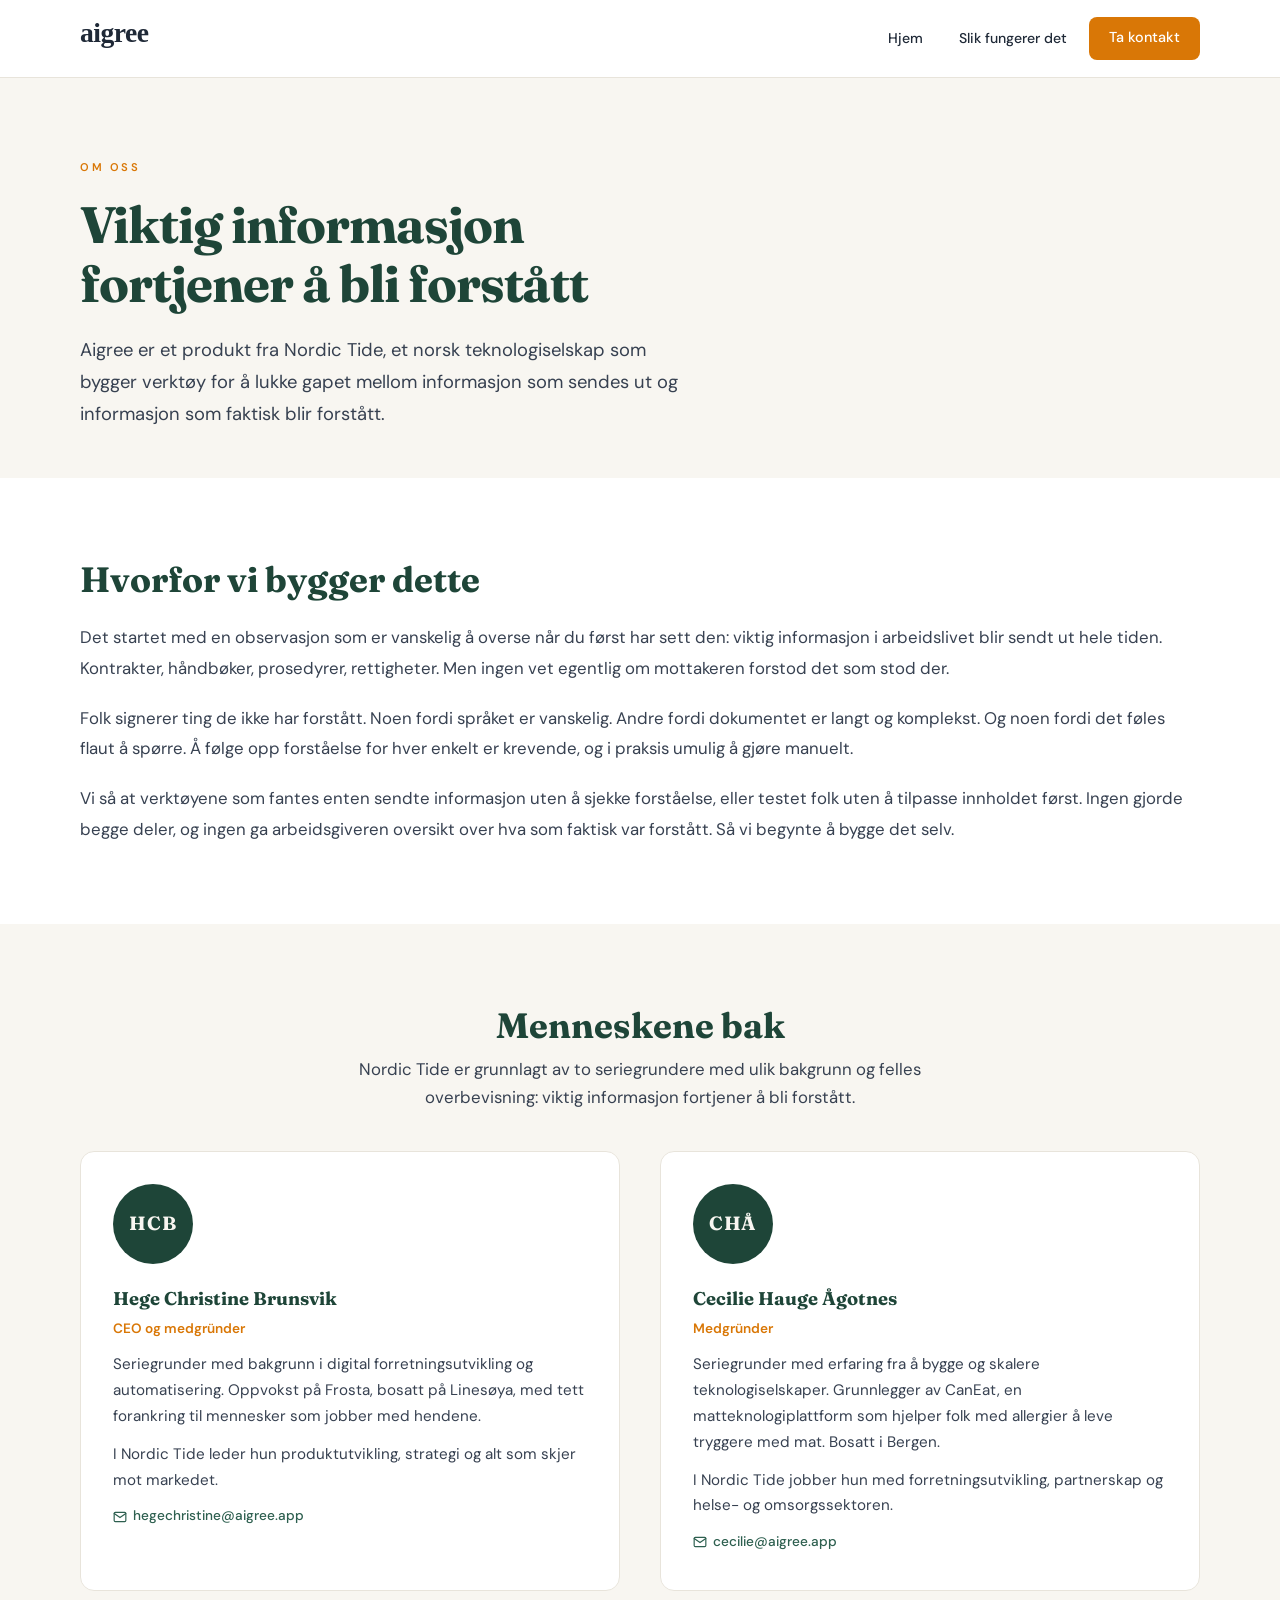
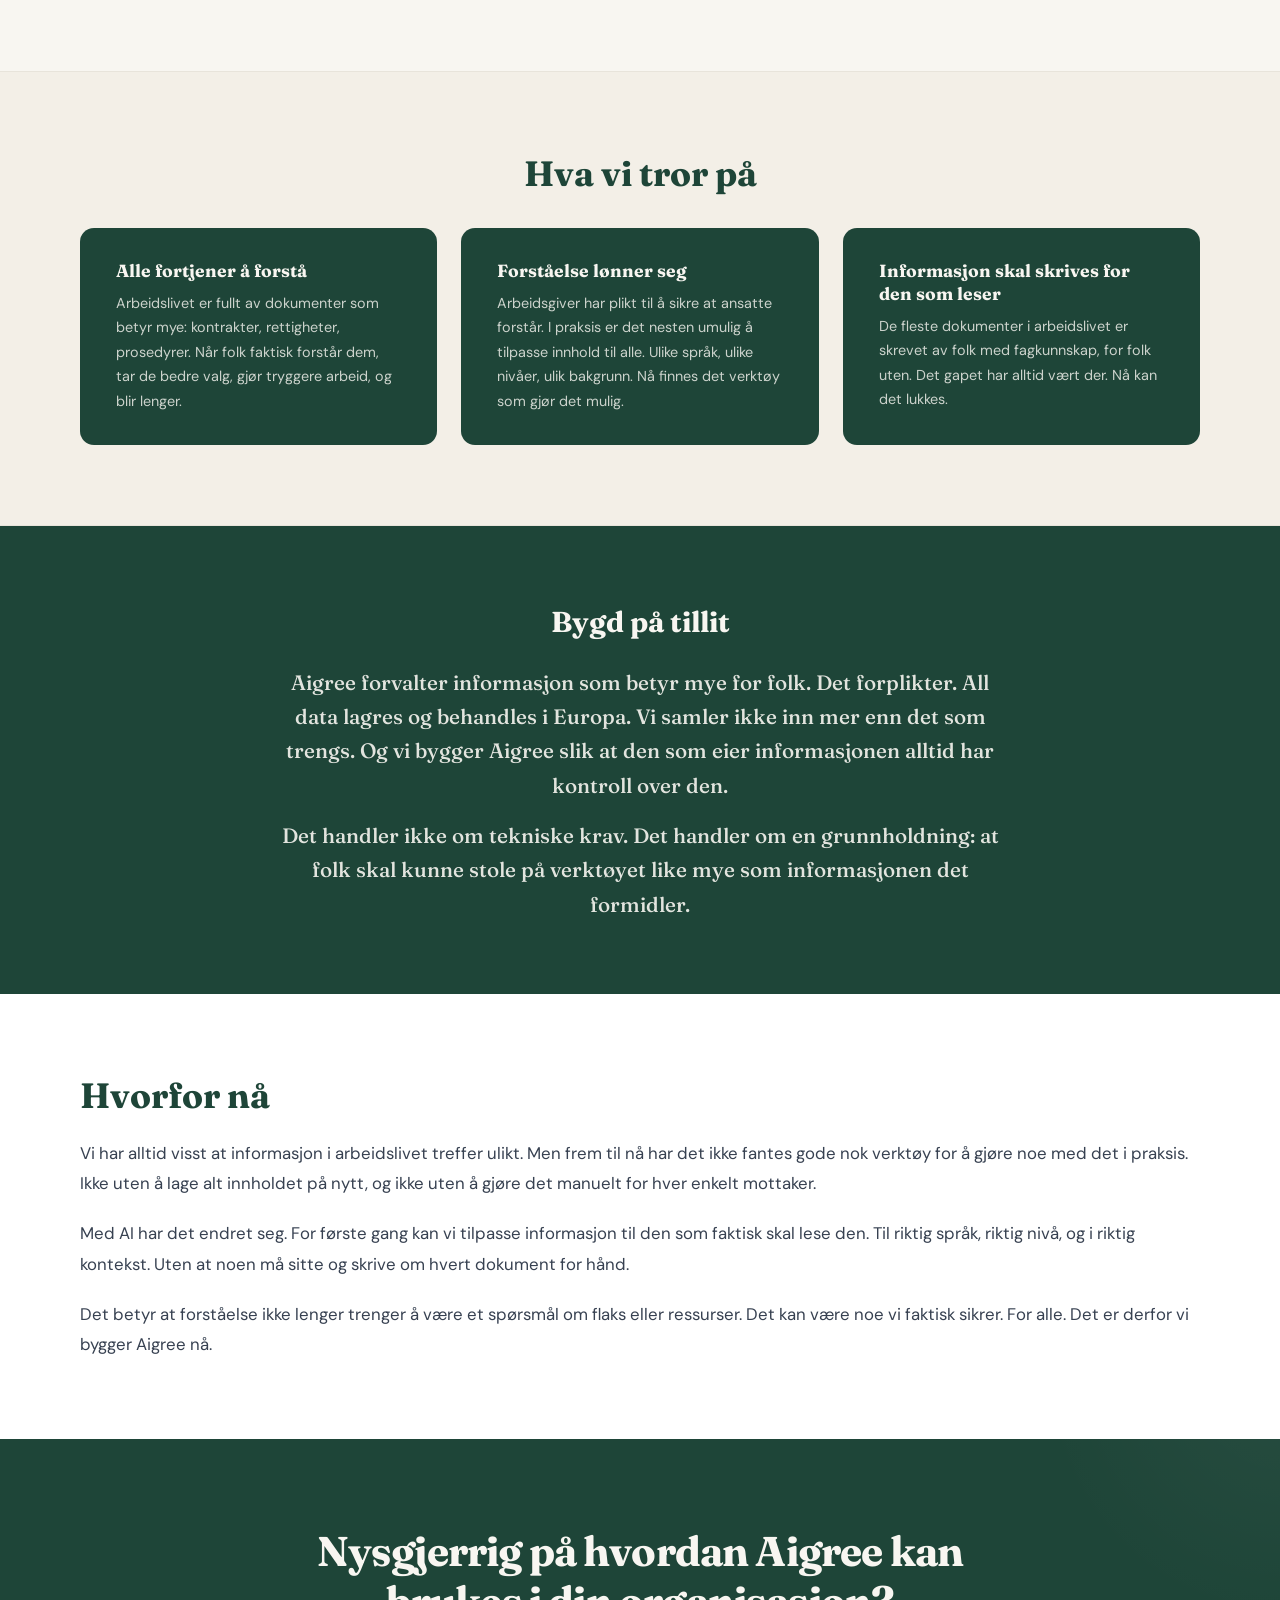
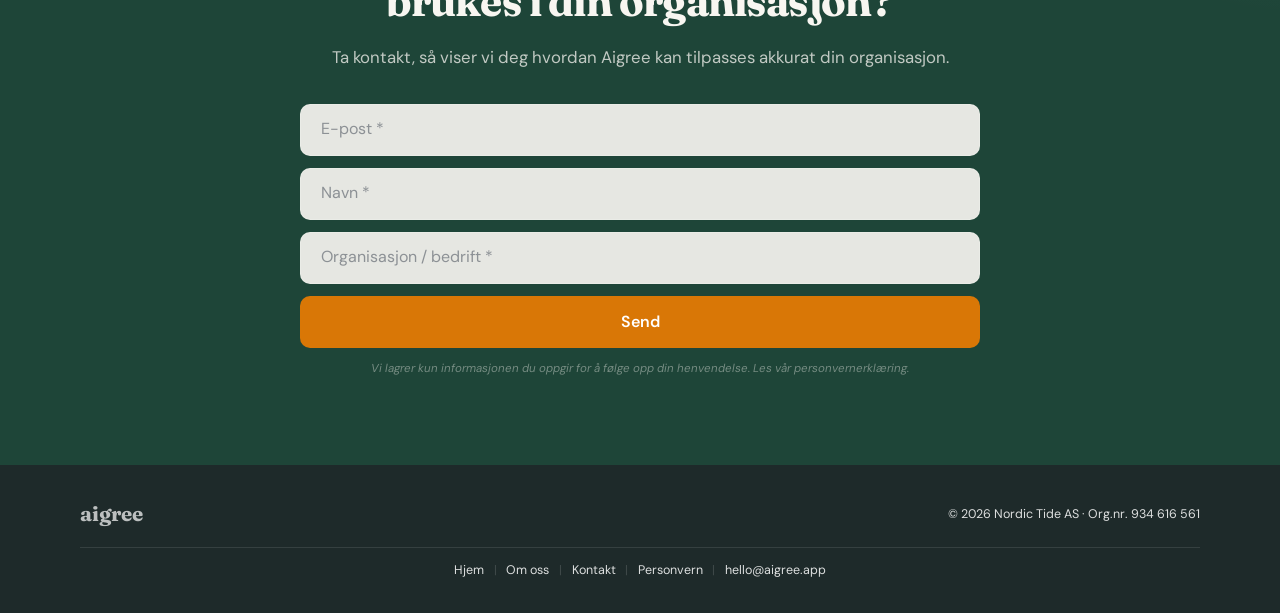
<file: om/index.html>
<!DOCTYPE html>
<html lang="nb">
<head>
<meta charset="UTF-8">
<meta name="viewport" content="width=device-width, initial-scale=1.0">
<title>Om oss — Aigree</title>
<meta name="description" content="Aigree er et produkt fra teknologiselskapet Nordic Tide. Møt menneskene bak.">
<link rel="canonical" href="https://aigree.no/om/">
<meta property="og:type" content="website">
<meta property="og:title" content="Om oss — Aigree">
<meta property="og:description" content="Aigree er et produkt fra teknologiselskapet Nordic Tide. Møt menneskene bak.">
<meta property="og:url" content="https://aigree.no/om/">
<meta property="og:image" content="https://aigree.no/images/seo-og.jpg">
<meta property="og:locale" content="nb_NO">
<meta name="twitter:card" content="summary_large_image">
<meta name="twitter:title" content="Om oss — Aigree">
<meta name="twitter:description" content="Aigree er et produkt fra teknologiselskapet Nordic Tide. Møt menneskene bak.">
<meta name="twitter:image" content="https://aigree.no/images/seo-og.jpg">
<link rel="alternate" hreflang="nb" href="https://aigree.no/om/">
<link rel="alternate" hreflang="x-default" href="https://aigree.no/om/">
<link rel="icon" type="image/svg+xml" href="/favicon.svg">
<link rel="preconnect" href="https://fonts.googleapis.com">
<link rel="preconnect" href="https://fonts.gstatic.com" crossorigin>
<link href="https://fonts.googleapis.com/css2?family=Fraunces:opsz,wght@9..144,400;9..144,500;9..144,600;9..144,700;9..144,800&family=DM+Sans:ital,opsz,wght@0,9..40,300;0,9..40,400;0,9..40,500;0,9..40,600;1,9..40,400&display=swap" rel="stylesheet">
<link rel="stylesheet" href="/css/shared.css">
<script type="application/ld+json">
{
  "@context": "https://schema.org",
  "@type": "Organization",
  "name": "Aigree",
  "legalName": "Nordic Tide AS",
  "url": "https://aigree.no",
  "logo": "https://aigree.no/images/logo.svg",
  "description": "Aigree er en norsk AI-plattform som tilpasser arbeidslivsdokumenter til den ansattes språk og lesenivå, bekrefter forståelse, og gir arbeidsgiver oversikt.",
  "foundingDate": "2025",
  "founders": [
    {"@type": "Person", "name": "Hege Christine Brunsvik"},
    {"@type": "Person", "name": "Cecilie Hauge Ågotnes"}
  ],
  "address": {"@type": "PostalAddress", "addressCountry": "NO"},
  "email": "hello@aigree.app",
  "taxID": "934616561"
}
</script>
<style>
/* Hero — venstrejustert som hovedsiden */
.om-hero{padding:5rem 0 3rem}
.om-hero-label{font-size:.7rem;font-weight:600;letter-spacing:2.5px;text-transform:uppercase;color:var(--burnt);margin-bottom:1.25rem}
.om-hero h1{font-family:var(--font-d);font-size:clamp(2.2rem,5vw,3.2rem);font-weight:700;color:var(--sage-d);line-height:1.15;letter-spacing:-.02em;margin-bottom:1.25rem;max-width:640px}
.om-hero-intro{font-size:1.15rem;color:var(--charcoal-s);line-height:1.75;max-width:600px}

/* Story */
.story{padding:5rem 0;background:var(--white)}
.story h2{font-family:var(--font-d);font-size:clamp(1.6rem,3vw,2.2rem);font-weight:700;color:var(--sage-d);line-height:1.25;margin-bottom:1.25rem}
.story p{font-size:1.05rem;color:var(--charcoal-s);line-height:1.8;margin-bottom:1.25rem}
.story p:last-child{margin-bottom:0}

/* Team */
.team{padding:5rem 0;background:var(--cream)}
.team-header{margin-bottom:2.5rem;text-align:center;max-width:640px;margin-left:auto;margin-right:auto}
.team-header h2{font-family:var(--font-d);font-size:clamp(1.6rem,3vw,2.2rem);font-weight:700;color:var(--sage-d);line-height:1.25;margin-bottom:.5rem}
.team-header p{font-size:1.05rem;color:var(--charcoal-s)}
.team-grid{display:grid;grid-template-columns:1fr;gap:2rem}
@media(min-width:640px){.team-grid{grid-template-columns:1fr 1fr;gap:2.5rem}}
.person{background:var(--white);border:1px solid var(--taupe);border-radius:14px;padding:2rem;transition:all .3s}
.person:hover{border-color:var(--sage);box-shadow:0 4px 20px rgba(45,95,79,.06)}
.person:focus,.person:active,.value-card:focus,.value-card:active{outline:none}
.person-photo{width:80px;height:80px;border-radius:50%;background:var(--sage-d);border:none;display:flex;align-items:center;justify-content:center;margin-bottom:1.25rem;font-family:var(--font-d);font-size:1.2rem;font-weight:700;color:var(--cream);letter-spacing:.05em}
.person h3{font-family:var(--font-d);font-size:1.15rem;font-weight:700;color:var(--sage-d);margin-bottom:.2rem}
.person-role{font-size:.85rem;font-weight:600;color:var(--burnt);margin-bottom:.75rem}
.person p{font-size:.95rem;color:var(--charcoal-s);line-height:1.7;margin-bottom:.75rem}
.person-email{display:inline-flex;align-items:center;gap:.4rem;font-size:.85rem;color:var(--sage);text-decoration:none;font-weight:500;transition:color .15s}
.person-email:hover{color:var(--sage-l)}
.person-email svg{width:14px;height:14px}

/* Values */
.values{padding:5rem 0;background:var(--cream-w);border-top:1px solid var(--taupe);border-bottom:1px solid var(--taupe)}
.values h2{font-family:var(--font-d);font-size:clamp(1.6rem,3vw,2.2rem);font-weight:700;color:var(--sage-d);line-height:1.25;margin-bottom:2rem;text-align:center}
.values-grid{display:grid;grid-template-columns:1fr;gap:1.25rem}
@media(min-width:768px){.values-grid{grid-template-columns:repeat(3,1fr);gap:1.5rem}}
.value-card{background:var(--sage-d);border:none;border-radius:14px;padding:2rem 2.25rem}
.value-card h3{font-family:var(--font-d);font-size:1.1rem;font-weight:700;color:var(--cream);margin-bottom:.5rem;line-height:1.3}
.value-card p{font-size:.9rem;color:rgba(248,246,241,.8);line-height:1.7}

/* Motivation */
.motivation{padding:5rem 0;background:var(--white)}
.motivation h2{font-family:var(--font-d);font-size:clamp(1.6rem,3vw,2.2rem);font-weight:700;color:var(--sage-d);line-height:1.25;margin-bottom:1.25rem}
.motivation p{font-size:1.05rem;color:var(--charcoal-s);line-height:1.8;margin-bottom:1.25rem}
.motivation p:last-child{margin-bottom:0}

@media(max-width:767px){
  .om-hero{padding:3.5rem 0 2.5rem}
  .story,.team,.values,.motivation{padding:3.5rem 0}
  .values-grid{grid-template-columns:1fr}
}
</style>
</head>
<body>

<nav>
<div class="container nav-inner">
<a href="/" class="logo"><img src="/images/logo.svg" alt="Aigree" class="logo-img"></a>
<div class="nav-links">
<a href="/" class="nav-a">Hjem</a>
<a href="/#slik-fungerer-det" class="nav-a">Slik fungerer det</a>
<a href="/kontakt/" class="nav-cta">Ta kontakt</a>
</div>
</div>
</nav>

<!-- Hero — venstrejustert -->
<section class="om-hero">
<div class="container">
<div class="om-hero-label fade-up">Om oss</div>
<h1 class="fade-up-d1">Viktig informasjon fortjener å bli forstått</h1>
<p class="om-hero-intro fade-up-d2">Aigree er et produkt fra <a href="https://www.nordictide.tech" target="_blank" rel="noopener" style="color:inherit;text-decoration:none">Nordic Tide</a>, et norsk teknologiselskap som bygger verktøy for å lukke gapet mellom informasjon som sendes ut og informasjon som faktisk blir forstått.</p>
</div>
</section>

<!-- Story — overskrift venstre, innhold i kort høyre -->
<section class="story">
<div class="container">
<div class="reveal">
<h2>Hvorfor vi bygger dette</h2>
<p>Det startet med en observasjon som er vanskelig å overse når du først har sett den: viktig informasjon i arbeidslivet blir sendt ut hele tiden. Kontrakter, håndbøker, prosedyrer, rettigheter. Men ingen vet egentlig om mottakeren forstod det som stod der.</p>
<p>Folk signerer ting de ikke har forstått. Noen fordi språket er vanskelig. Andre fordi dokumentet er langt og komplekst. Og noen fordi det føles flaut å spørre. Å følge opp forståelse for hver enkelt er krevende, og i praksis umulig å gjøre manuelt.</p>
<p>Vi så at verktøyene som fantes enten sendte informasjon uten å sjekke forståelse, eller testet folk uten å tilpasse innholdet først. Ingen gjorde begge deler, og ingen ga arbeidsgiveren oversikt over hva som faktisk var forstått. Så vi begynte å bygge det selv.</p>
</div>
</div>
</section>

<!-- Team -->
<section class="team">
<div class="container">
<div class="team-header reveal">
<h2>Menneskene bak</h2>
<p><a href="https://www.nordictide.tech" target="_blank" rel="noopener" style="color:inherit;text-decoration:none">Nordic Tide</a> er grunnlagt av to seriegrundere med ulik bakgrunn og felles overbevisning: viktig informasjon fortjener å bli forstått.</p>
</div>
<div class="team-grid">

<div class="person reveal">
<div class="person-photo">HCB</div>
<h3>Hege Christine Brunsvik</h3>
<div class="person-role">CEO og medgründer</div>
<p>Seriegrunder med bakgrunn i digital forretningsutvikling og automatisering. Oppvokst på Frosta, bosatt på Linesøya, med tett forankring til mennesker som jobber med hendene.</p>
<p>I Nordic Tide leder hun produktutvikling, strategi og alt som skjer mot markedet.</p>
<a href="mailto:hegechristine@aigree.app" class="person-email">
<svg viewBox="0 0 24 24" fill="none" stroke="currentColor" stroke-width="2" stroke-linecap="round" stroke-linejoin="round"><path d="M4 4h16c1.1 0 2 .9 2 2v12c0 1.1-.9 2-2 2H4c-1.1 0-2-.9-2-2V6c0-1.1.9-2 2-2z"/><polyline points="22,6 12,13 2,6"/></svg>
hegechristine@aigree.app
</a>
</div>

<div class="person reveal reveal-d1">
<div class="person-photo">CHÅ</div>
<h3>Cecilie Hauge Ågotnes</h3>
<div class="person-role">Medgründer</div>
<p>Seriegrunder med erfaring fra å bygge og skalere teknologiselskaper. Grunnlegger av CanEat, en matteknologiplattform som hjelper folk med allergier å leve tryggere med mat. Bosatt i Bergen.</p>
<p>I Nordic Tide jobber hun med forretningsutvikling, partnerskap og helse- og omsorgssektoren.</p>
<a href="mailto:cecilie@aigree.app" class="person-email">
<svg viewBox="0 0 24 24" fill="none" stroke="currentColor" stroke-width="2" stroke-linecap="round" stroke-linejoin="round"><path d="M4 4h16c1.1 0 2 .9 2 2v12c0 1.1-.9 2-2 2H4c-1.1 0-2-.9-2-2V6c0-1.1.9-2 2-2z"/><polyline points="22,6 12,13 2,6"/></svg>
cecilie@aigree.app
</a>
</div>

</div>
</div>
</section>

<!-- Values — tre kort side om side -->
<section class="values">
<div class="container">
<h2 class="reveal">Hva vi tror på</h2>
<div class="values-grid">
<div class="value-card reveal">
<h3>Alle fortjener å forstå</h3>
<p>Arbeidslivet er fullt av dokumenter som betyr mye: kontrakter, rettigheter, prosedyrer. Når folk faktisk forstår dem, tar de bedre valg, gjør tryggere arbeid, og blir lenger.</p>
</div>
<div class="value-card reveal reveal-d1">
<h3>Forståelse lønner seg</h3>
<p>Arbeidsgiver har plikt til å sikre at ansatte forstår. I praksis er det nesten umulig å tilpasse innhold til alle. Ulike språk, ulike nivåer, ulik bakgrunn. Nå finnes det verktøy som gjør det mulig.</p>
</div>
<div class="value-card reveal reveal-d2">
<h3>Informasjon skal skrives for den som leser</h3>
<p>De fleste dokumenter i arbeidslivet er skrevet av folk med fagkunnskap, for folk uten. Det gapet har alltid vært der. Nå kan det lukkes.</p>
</div>
</div>
</div>
</section>

<!-- Trust principles -->
<section class="addon">
<div class="container">
<div class="addon-inner reveal">
<h2 style="font-family:var(--font-d);font-size:clamp(1.4rem,2.5vw,1.8rem);font-weight:700;color:var(--cream);margin-bottom:1.25rem">Bygd på tillit</h2>
<p>Aigree forvalter informasjon som betyr mye for folk. Det forplikter. All data lagres og behandles i Europa. Vi samler ikke inn mer enn det som trengs. Og vi bygger Aigree slik at den som eier informasjonen alltid har kontroll over den.</p>
<p style="margin-top:1rem">Det handler ikke om tekniske krav. Det handler om en grunnholdning: at folk skal kunne stole på verktøyet like mye som informasjonen det formidler.</p>
</div>
</div>
</section>

<!-- Motivation -->
<section class="motivation">
<div class="container">
<div class="reveal">
<h2>Hvorfor nå</h2>
<p>Vi har alltid visst at informasjon i arbeidslivet treffer ulikt. Men frem til nå har det ikke fantes gode nok verktøy for å gjøre noe med det i praksis. Ikke uten å lage alt innholdet på nytt, og ikke uten å gjøre det manuelt for hver enkelt mottaker.</p>
<p>Med AI har det endret seg. For første gang kan vi tilpasse informasjon til den som faktisk skal lese den. Til riktig språk, riktig nivå, og i riktig kontekst. Uten at noen må sitte og skrive om hvert dokument for hånd.</p>
<p>Det betyr at forståelse ikke lenger trenger å være et spørsmål om flaks eller ressurser. Det kan være noe vi faktisk sikrer. For alle. Det er derfor vi bygger Aigree nå.</p>
</div>
</div>
</section>

<!-- CTA with form -->
<section class="cta-section" id="kontakt">
<div class="container">
<div class="cta-inner">
<h2>Nysgjerrig på hvordan Aigree kan brukes i din organisasjon?</h2>
<p class="cta-text">Ta kontakt, så viser vi deg hvordan Aigree kan tilpasses akkurat din organisasjon.</p>
<div id="mlb2-33564892" class="ml-form-embedContainer ml-subscribe-form ml-subscribe-form-33564892">
<div class="ml-form-align-center">
<div class="ml-form-embedWrapper embedForm">
<div class="ml-form-embedBody ml-form-embedBodyDefault row-form">
<div class="ml-form-embedContent" style="margin-bottom:0px;"></div>
<form class="ml-block-form" action="https://assets.mailerlite.com/jsonp/1590872/forms/171515800372381342/subscribe" data-code="" method="post" target="_blank">
<div class="ml-form-formContent">
<div class="ml-form-fieldRow"><div class="ml-field-group ml-field-email ml-validate-email ml-validate-required"><input aria-label="email" aria-required="true" type="email" class="form-control" data-inputmask="" name="fields[email]" placeholder="E-post *" autocomplete="email"></div></div>
<div class="ml-form-fieldRow"><div class="ml-field-group ml-field-name ml-validate-required"><input aria-label="name" aria-required="true" type="text" class="form-control" data-inputmask="" name="fields[name]" placeholder="Navn *" autocomplete="given-name"></div></div>
<div class="ml-form-fieldRow ml-last-item"><div class="ml-field-group ml-field-company ml-validate-required"><input aria-label="company" aria-required="true" type="text" class="form-control" data-inputmask="" name="fields[company]" placeholder="Organisasjon / bedrift *" autocomplete=""></div></div>
</div>
<div class="ml-form-embedPermissions"><div class="ml-form-embedPermissionsContent default privacy-policy"><p><em>Vi lagrer kun informasjonen du oppgir for å følge opp din henvendelse. Les vår <a href="/personvern/" target="_blank" rel="noopener" style="color:inherit;text-decoration:none">personvernerklæring</a>.</em></p></div></div>
<input type="hidden" name="ml-submit" value="1">
<div class="ml-form-embedSubmit">
<button type="submit" class="primary">Send</button>
<button disabled="disabled" style="display:none;" type="button" class="loading"><div class="ml-form-embedSubmitLoad"></div><span class="sr-only">Loading...</span></button>
</div>
<input type="hidden" name="anticsrf" value="true">
</form>
</div>
<div class="ml-form-successBody row-success" style="display:none"><div class="ml-form-successContent"><h4>Tusen takk!</h4><p>Du hører fra oss i løpet av et par virkedager.</p></div></div>
</div>
</div>
</div>
</div>
</div>
</section>

<!-- Footer -->
<footer>
<div class="container footer-inner">
<div class="footer-top"><div class="footer-logo">aigree</div><div class="footer-company">© 2026 <a href="https://www.nordictide.tech" target="_blank" rel="noopener">Nordic Tide AS</a> · Org.nr. 934 616 561</div></div>
<div class="footer-links"><a href="/">Hjem</a><span class="footer-sep">|</span><a href="/om/">Om oss</a><span class="footer-sep">|</span><a href="/kontakt/">Kontakt</a><span class="footer-sep">|</span><a href="/personvern/">Personvern</a><span class="footer-sep">|</span><a href="mailto:hello@aigree.app">hello@aigree.app</a></div>
</div>
</footer>

<script>
var ob=new IntersectionObserver(function(es){es.forEach(function(e){if(e.isIntersecting){e.target.classList.add('visible');ob.unobserve(e.target)}})},{threshold:.12,rootMargin:'0px 0px -40px 0px'});
document.querySelectorAll('.reveal').forEach(function(el){ob.observe(el)});
function ml_webform_success_33564892(){var $=ml_jQuery||jQuery;$('.ml-subscribe-form-33564892 .row-success').show();$('.ml-subscribe-form-33564892 .row-form').hide()}
</script>
<script src="https://groot.mailerlite.com/js/w/webforms.min.js?v95037e5bac78f29ed026832ca21a7c7b"></script>
<script>fetch("https://assets.mailerlite.com/jsonp/1590872/forms/171515800372381342/takel")</script>
<script data-goatcounter="https://aigree.goatcounter.com/count" async src="//gc.zgo.at/count.js"></script>
</body>
</html>
</file>
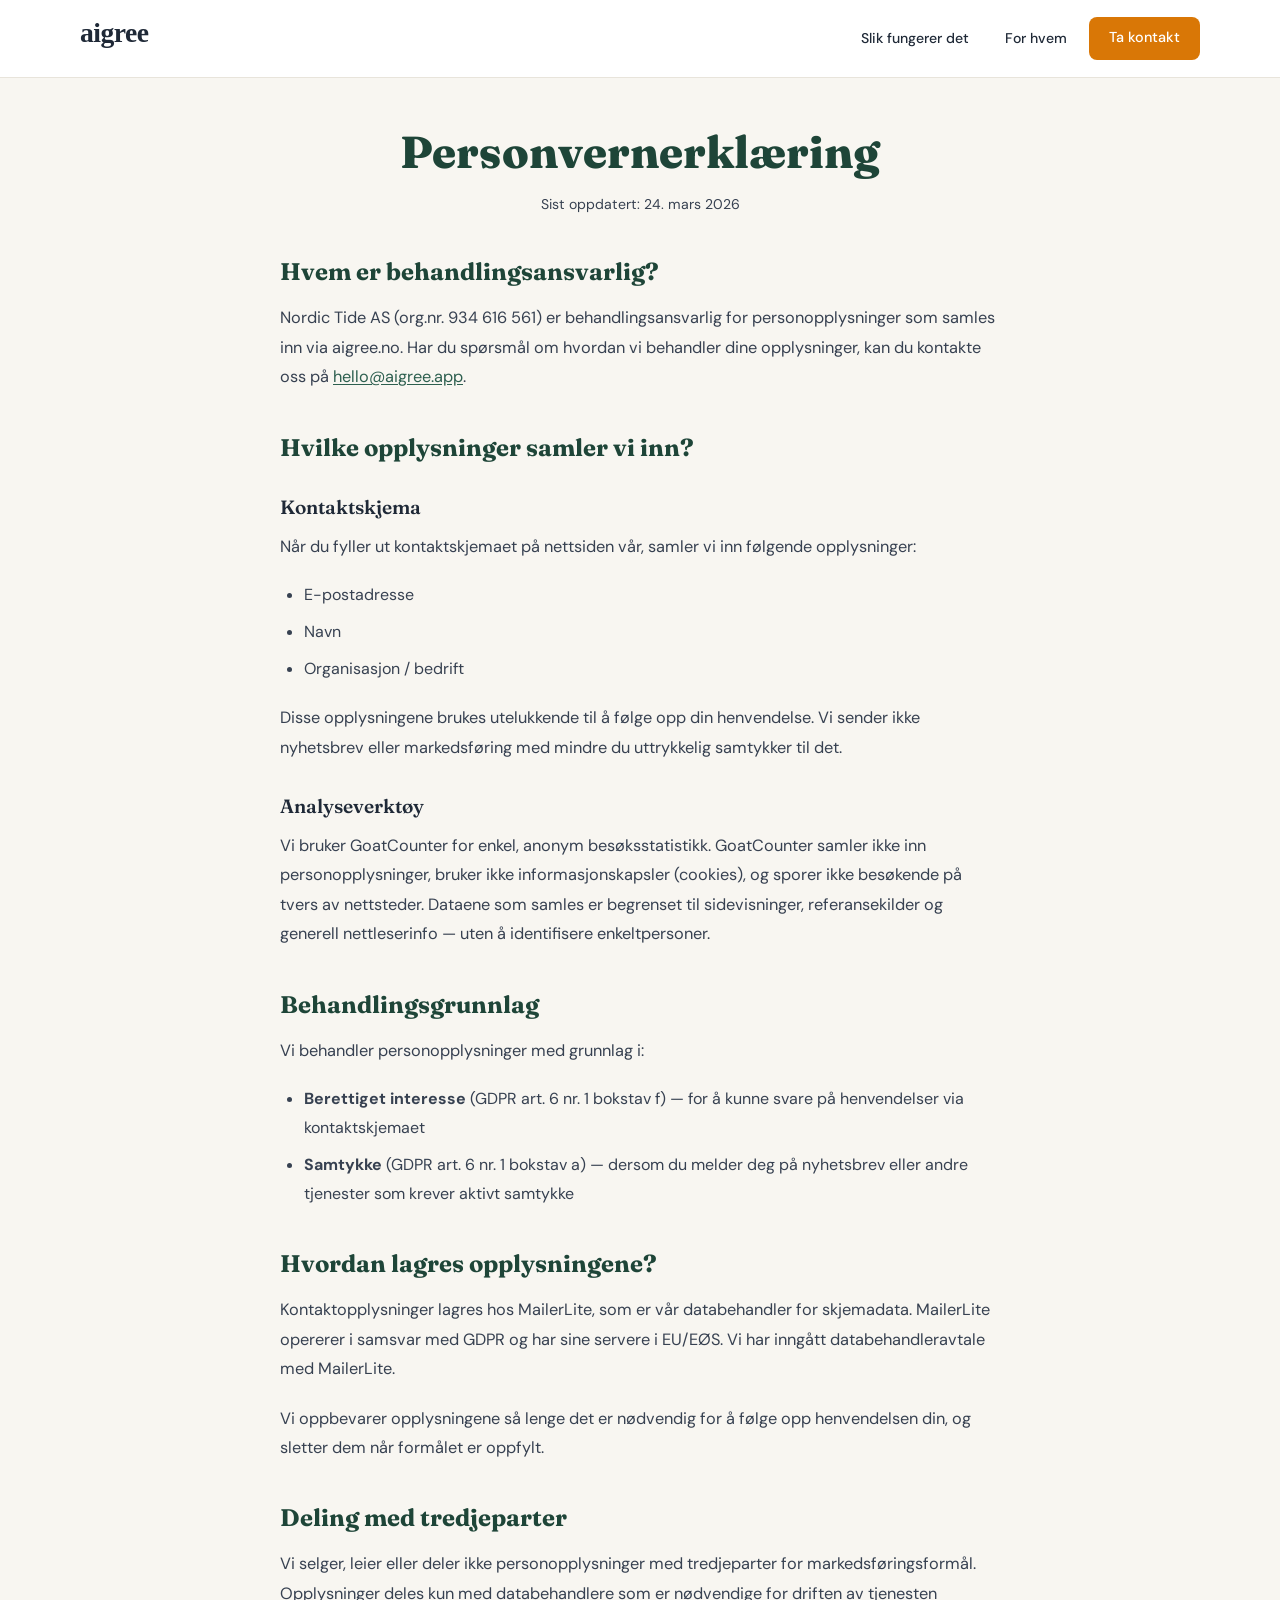
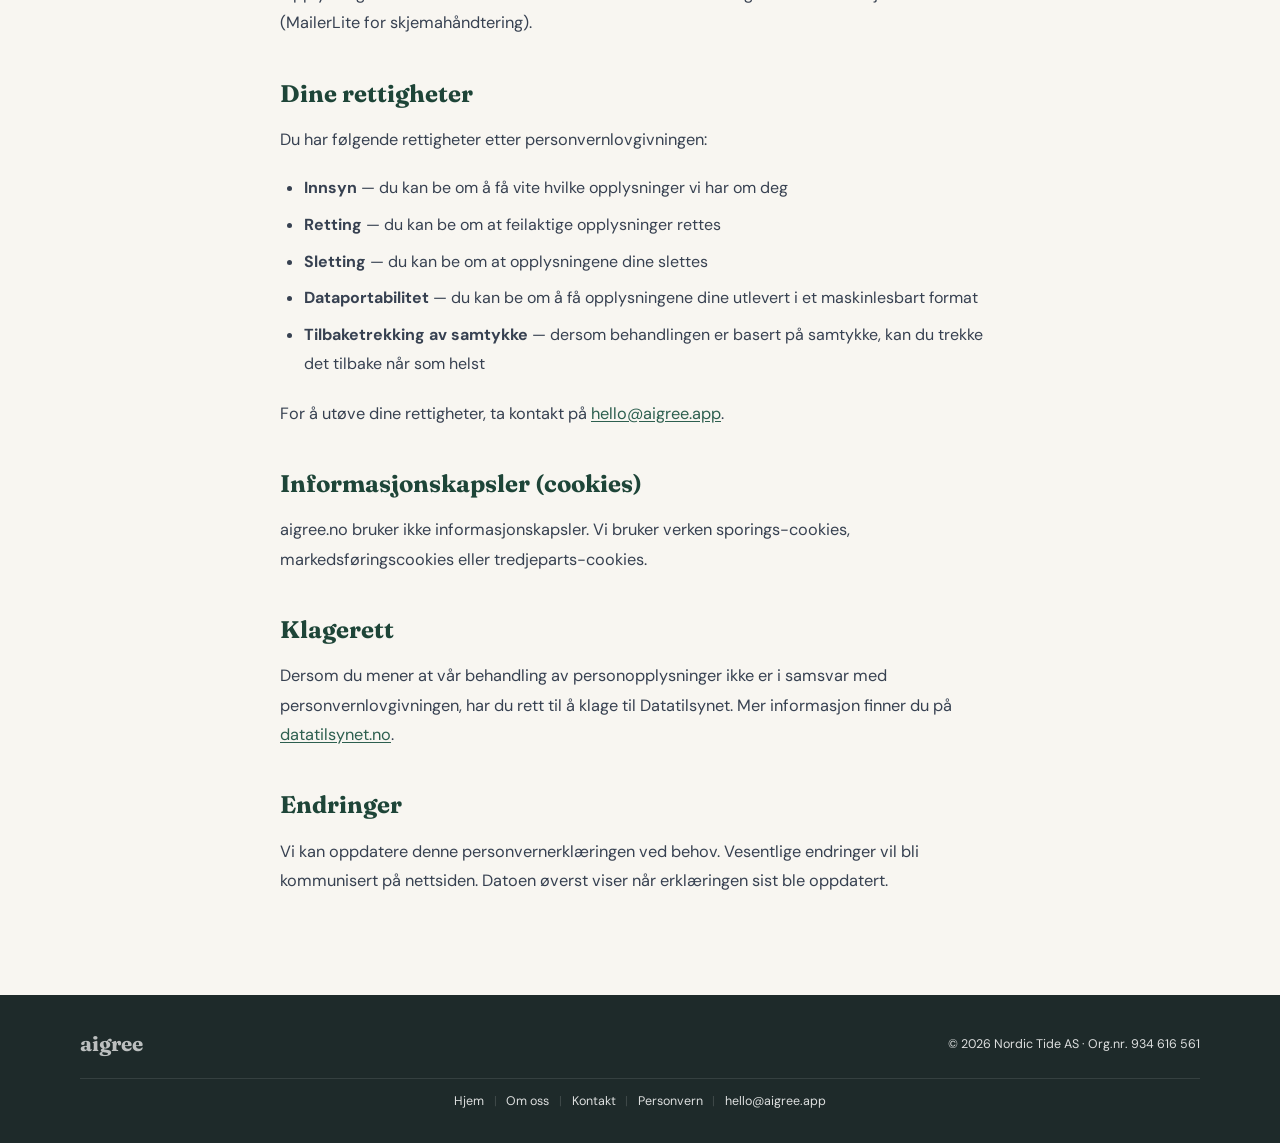
<file: personvern/index.html>
<!DOCTYPE html>
<html lang="nb">
<head>
<meta charset="UTF-8">
<meta name="viewport" content="width=device-width, initial-scale=1.0">
<title>Personvernerklæring — Aigree</title>
<meta name="description" content="Personvernerklæring for aigree.no. Les om hvilke opplysninger vi samler inn, hvorfor, og hvilke rettigheter du har.">
<link rel="canonical" href="https://aigree.no/personvern/">
<meta property="og:type" content="website">
<meta property="og:title" content="Personvernerklæring — Aigree">
<meta property="og:description" content="Personvernerklæring for aigree.no. Les om hvilke opplysninger vi samler inn, hvorfor, og hvilke rettigheter du har.">
<meta property="og:url" content="https://aigree.no/personvern/">
<meta property="og:image" content="https://aigree.no/images/seo-og.jpg">
<meta property="og:locale" content="nb_NO">
<meta name="twitter:card" content="summary_large_image">
<meta name="twitter:title" content="Personvernerklæring — Aigree">
<meta name="twitter:description" content="Les om hvordan Aigree behandler personopplysninger i henhold til GDPR.">
<meta name="twitter:image" content="https://aigree.no/images/seo-og.jpg">
<link rel="alternate" hreflang="nb" href="https://aigree.no/personvern/">
<link rel="alternate" hreflang="x-default" href="https://aigree.no/personvern/">
<link rel="icon" type="image/svg+xml" href="/favicon.svg">
<link rel="preconnect" href="https://fonts.googleapis.com">
<link rel="preconnect" href="https://fonts.gstatic.com" crossorigin>
<link href="https://fonts.googleapis.com/css2?family=Fraunces:opsz,wght@9..144,400;9..144,500;9..144,600;9..144,700;9..144,800&family=DM+Sans:ital,opsz,wght@0,9..40,300;0,9..40,400;0,9..40,500;0,9..40,600;1,9..40,400&display=swap" rel="stylesheet">
<link rel="stylesheet" href="/css/shared.css">
<script type="application/ld+json">
{
  "@context": "https://schema.org",
  "@type": "Organization",
  "name": "Aigree",
  "legalName": "Nordic Tide AS",
  "url": "https://aigree.no",
  "logo": "https://aigree.no/images/logo.svg",
  "description": "Aigree er en norsk AI-plattform som tilpasser arbeidslivsdokumenter til den ansattes språk og lesenivå, bekrefter forståelse, og gir arbeidsgiver oversikt.",
  "foundingDate": "2025",
  "founders": [
    {"@type": "Person", "name": "Hege Christine Brunsvik"},
    {"@type": "Person", "name": "Cecilie Hauge Ågotnes"}
  ],
  "address": {"@type": "PostalAddress", "addressCountry": "NO"},
  "email": "hello@aigree.app",
  "taxID": "934616561"
}
</script>
</head>
<body>

<nav>
<div class="container nav-inner">
<a href="/" class="logo"><img src="/images/logo.svg" alt="Aigree" class="logo-img"></a>
<div class="nav-links">
<a href="/#slik-fungerer-det" class="nav-a">Slik fungerer det</a>
<a href="/#hvem-bruker-det" class="nav-a">For hvem</a>
<a href="/kontakt/" class="nav-cta">Ta kontakt</a>
</div>
</div>
</nav>

<article class="article">
<div class="container">

<div class="article-header">
<h1>Personvernerklæring</h1>
<div class="article-meta">
<span>Sist oppdatert: 24. mars 2026</span>
</div>
</div>

<div class="article-content">

<h2>Hvem er behandlingsansvarlig?</h2>
<p>Nordic Tide AS (org.nr. 934 616 561) er behandlingsansvarlig for personopplysninger som samles inn via aigree.no. Har du spørsmål om hvordan vi behandler dine opplysninger, kan du kontakte oss på <a href="mailto:hello@aigree.app">hello@aigree.app</a>.</p>

<h2>Hvilke opplysninger samler vi inn?</h2>

<h3>Kontaktskjema</h3>
<p>Når du fyller ut kontaktskjemaet på nettsiden vår, samler vi inn følgende opplysninger:</p>
<ul>
<li>E-postadresse</li>
<li>Navn</li>
<li>Organisasjon / bedrift</li>
</ul>
<p>Disse opplysningene brukes utelukkende til å følge opp din henvendelse. Vi sender ikke nyhetsbrev eller markedsføring med mindre du uttrykkelig samtykker til det.</p>

<h3>Analyseverktøy</h3>
<p>Vi bruker GoatCounter for enkel, anonym besøksstatistikk. GoatCounter samler ikke inn personopplysninger, bruker ikke informasjonskapsler (cookies), og sporer ikke besøkende på tvers av nettsteder. Dataene som samles er begrenset til sidevisninger, referansekilder og generell nettleserinfo — uten å identifisere enkeltpersoner.</p>

<h2>Behandlingsgrunnlag</h2>
<p>Vi behandler personopplysninger med grunnlag i:</p>
<ul>
<li><strong>Berettiget interesse</strong> (GDPR art. 6 nr. 1 bokstav f) — for å kunne svare på henvendelser via kontaktskjemaet</li>
<li><strong>Samtykke</strong> (GDPR art. 6 nr. 1 bokstav a) — dersom du melder deg på nyhetsbrev eller andre tjenester som krever aktivt samtykke</li>
</ul>

<h2>Hvordan lagres opplysningene?</h2>
<p>Kontaktopplysninger lagres hos MailerLite, som er vår databehandler for skjemadata. MailerLite opererer i samsvar med GDPR og har sine servere i EU/EØS. Vi har inngått databehandleravtale med MailerLite.</p>
<p>Vi oppbevarer opplysningene så lenge det er nødvendig for å følge opp henvendelsen din, og sletter dem når formålet er oppfylt.</p>

<h2>Deling med tredjeparter</h2>
<p>Vi selger, leier eller deler ikke personopplysninger med tredjeparter for markedsføringsformål. Opplysninger deles kun med databehandlere som er nødvendige for driften av tjenesten (MailerLite for skjemahåndtering).</p>

<h2>Dine rettigheter</h2>
<p>Du har følgende rettigheter etter personvernlovgivningen:</p>
<ul>
<li><strong>Innsyn</strong> — du kan be om å få vite hvilke opplysninger vi har om deg</li>
<li><strong>Retting</strong> — du kan be om at feilaktige opplysninger rettes</li>
<li><strong>Sletting</strong> — du kan be om at opplysningene dine slettes</li>
<li><strong>Dataportabilitet</strong> — du kan be om å få opplysningene dine utlevert i et maskinlesbart format</li>
<li><strong>Tilbaketrekking av samtykke</strong> — dersom behandlingen er basert på samtykke, kan du trekke det tilbake når som helst</li>
</ul>
<p>For å utøve dine rettigheter, ta kontakt på <a href="mailto:hello@aigree.app">hello@aigree.app</a>.</p>

<h2>Informasjonskapsler (cookies)</h2>
<p>aigree.no bruker ikke informasjonskapsler. Vi bruker verken sporings-cookies, markedsføringscookies eller tredjeparts-cookies.</p>

<h2>Klagerett</h2>
<p>Dersom du mener at vår behandling av personopplysninger ikke er i samsvar med personvernlovgivningen, har du rett til å klage til Datatilsynet. Mer informasjon finner du på <a href="https://www.datatilsynet.no">datatilsynet.no</a>.</p>

<h2>Endringer</h2>
<p>Vi kan oppdatere denne personvernerklæringen ved behov. Vesentlige endringer vil bli kommunisert på nettsiden. Datoen øverst viser når erklæringen sist ble oppdatert.</p>

</div>
</div>
</article>

<footer>
<div class="container footer-inner">
<div class="footer-top"><div class="footer-logo">aigree</div><div class="footer-company">© 2026 <a href="https://www.nordictide.tech" target="_blank" rel="noopener">Nordic Tide AS</a> · Org.nr. 934 616 561</div></div>
<div class="footer-links"><a href="/">Hjem</a><span class="footer-sep">|</span><a href="/om/">Om oss</a><span class="footer-sep">|</span><a href="/kontakt/">Kontakt</a><span class="footer-sep">|</span><a href="/personvern/">Personvern</a><span class="footer-sep">|</span><a href="mailto:hello@aigree.app">hello@aigree.app</a></div>
</div>
</footer>

<script data-goatcounter="https://aigree.goatcounter.com/count" async src="//gc.zgo.at/count.js"></script>
</body>
</html>
</file>
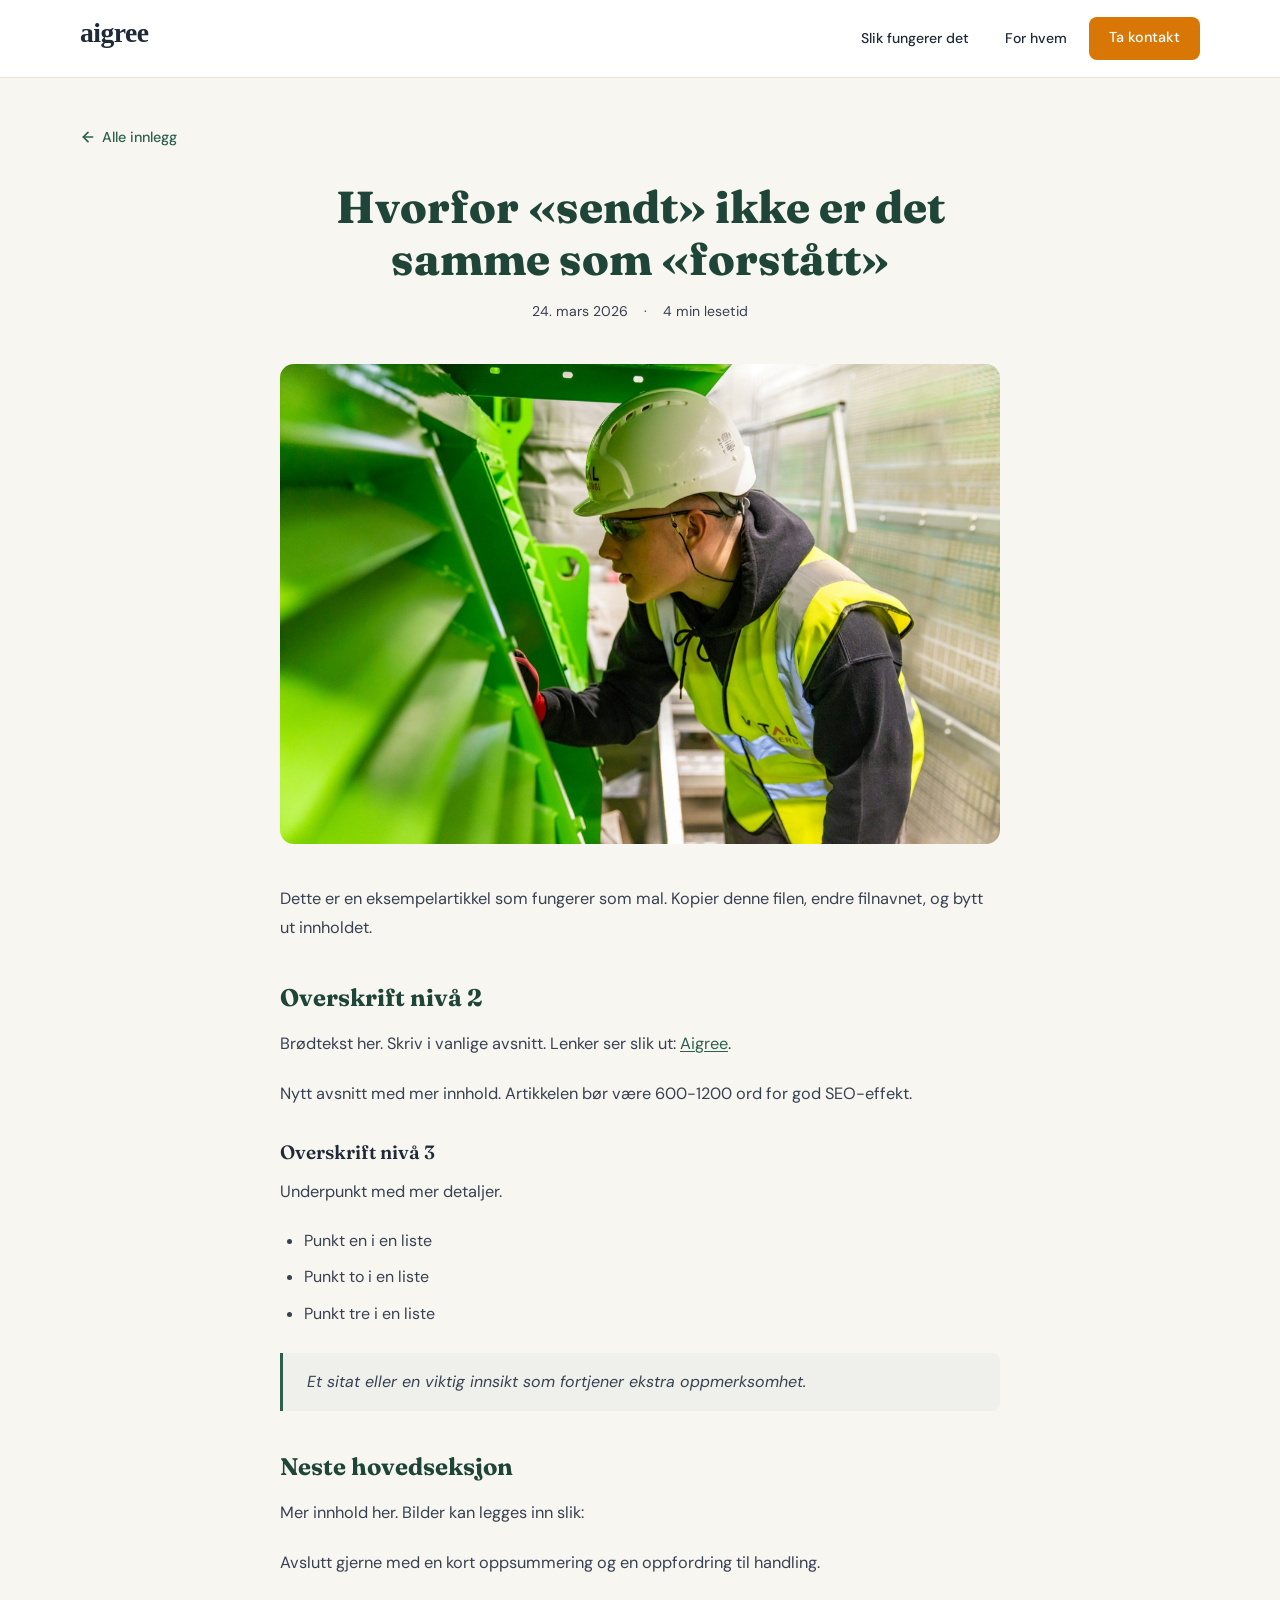
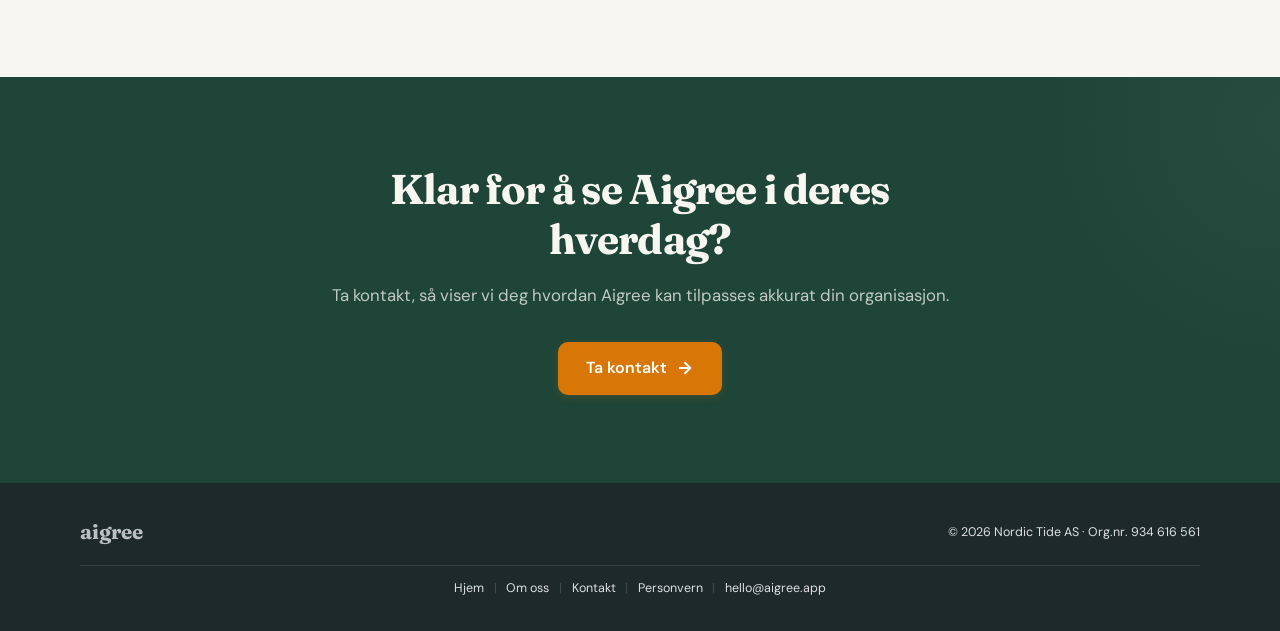
<file: blogg/eksempel.html>
<!DOCTYPE html>
<html lang="nb">
<head>
<meta charset="UTF-8">
<meta name="viewport" content="width=device-width, initial-scale=1.0">
<title>Hvorfor «sendt» ikke er det samme som «forstått» — Aigree</title>
<meta name="description" content="De fleste organisasjoner har gode systemer for å sende ut informasjon. Men mellom sendt og forstått er det et gap som koster mer enn du tror.">
<meta name="robots" content="noindex, nofollow">
<link rel="canonical" href="https://aigree.no/blogg/eksempel">
<meta property="og:type" content="article">
<meta property="og:title" content="Hvorfor «sendt» ikke er det samme som «forstått»">
<meta property="og:description" content="De fleste organisasjoner har gode systemer for å sende ut informasjon. Men mellom sendt og forstått er det et gap som koster mer enn du tror.">
<meta property="og:url" content="https://aigree.no/blogg/eksempel">
<meta property="og:image" content="https://aigree.no/images/hero-industrial-onboarding.jpg">
<meta name="twitter:card" content="summary_large_image">
<meta name="twitter:title" content="Hvorfor «sendt» ikke er det samme som «forstått»">
<meta name="twitter:description" content="De fleste organisasjoner har gode systemer for å sende ut informasjon. Men mellom sendt og forstått er det et gap som koster mer enn du tror.">
<meta name="twitter:image" content="https://aigree.no/images/hero-industrial-onboarding.jpg">
<link rel="icon" type="image/svg+xml" href="/favicon.svg">
<link rel="preconnect" href="https://fonts.googleapis.com">
<link rel="preconnect" href="https://fonts.gstatic.com" crossorigin>
<link href="https://fonts.googleapis.com/css2?family=Fraunces:opsz,wght@9..144,400;9..144,500;9..144,600;9..144,700;9..144,800&family=DM+Sans:ital,opsz,wght@0,9..40,300;0,9..40,400;0,9..40,500;0,9..40,600;1,9..40,400&display=swap" rel="stylesheet">
<link rel="stylesheet" href="/css/shared.css">
</head>
<body>

<nav>
<div class="container nav-inner">
<a href="/" class="logo"><img src="/images/logo.svg" alt="Aigree" class="logo-img"></a>
<div class="nav-links">
<!-- <a href="/blogg/" class="nav-a">Blogg</a> -->
<a href="/#slik-fungerer-det" class="nav-a">Slik fungerer det</a>
<a href="/#hvem-bruker-det" class="nav-a">For hvem</a>
<a href="/#kontakt" class="nav-cta">Ta kontakt</a>
</div>
</div>
</nav>

<article class="article">
<div class="container">

<a href="/blogg/" class="article-back">
<svg width="16" height="16" viewBox="0 0 24 24" fill="none" stroke="currentColor" stroke-width="2.5" stroke-linecap="round" stroke-linejoin="round"><path d="M19 12H5"/><path d="m12 19-7-7 7-7"/></svg>
Alle innlegg
</a>

<div class="article-header">
<h1>Hvorfor «sendt» ikke er det samme som «forstått»</h1>
<div class="article-meta">
<span>24. mars 2026</span>
<span>·</span>
<span>4 min lesetid</span>
</div>
</div>

<div class="article-hero">
<img src="/images/hero-industrial-onboarding.jpg" alt="Arbeider med hjelm i industrielt miljø">
</div>

<div class="article-content">
<p>Dette er en eksempelartikkel som fungerer som mal. Kopier denne filen, endre filnavnet, og bytt ut innholdet.</p>

<h2>Overskrift nivå 2</h2>
<p>Brødtekst her. Skriv i vanlige avsnitt. Lenker ser slik ut: <a href="https://aigree.no">Aigree</a>.</p>
<p>Nytt avsnitt med mer innhold. Artikkelen bør være 600-1200 ord for god SEO-effekt.</p>

<h3>Overskrift nivå 3</h3>
<p>Underpunkt med mer detaljer.</p>

<ul>
<li>Punkt en i en liste</li>
<li>Punkt to i en liste</li>
<li>Punkt tre i en liste</li>
</ul>

<blockquote>
Et sitat eller en viktig innsikt som fortjener ekstra oppmerksomhet.
</blockquote>

<h2>Neste hovedseksjon</h2>
<p>Mer innhold her. Bilder kan legges inn slik:</p>
<!-- <img src="/images/ditt-bilde.jpg" alt="Beskrivende alt-tekst"> -->

<p>Avslutt gjerne med en kort oppsummering og en oppfordring til handling.</p>
</div>

</div>
</article>

<section class="cta-section">
<div class="container">
<div class="cta-inner">
<h2>Klar for å se Aigree i deres hverdag?</h2>
<p class="cta-text">Ta kontakt, så viser vi deg hvordan Aigree kan tilpasses akkurat din organisasjon.</p>
<a href="/#kontakt" class="hero-cta">Ta kontakt <svg width="18" height="18" viewBox="0 0 24 24" fill="none" stroke="currentColor" stroke-width="2.5" stroke-linecap="round" stroke-linejoin="round"><path d="M5 12h14"/><path d="m12 5 7 7-7 7"/></svg></a>
</div>
</div>
</section>

<footer>
<div class="container footer-inner">
<div class="footer-top"><div class="footer-logo">aigree</div><div class="footer-company">© 2026 <a href="https://www.nordictide.tech" target="_blank" rel="noopener">Nordic Tide AS</a> · Org.nr. 934 616 561</div></div>
<div class="footer-links"><a href="/">Hjem</a><span class="footer-sep">|</span><a href="/om/">Om oss</a><span class="footer-sep">|</span><a href="/kontakt/">Kontakt</a><span class="footer-sep">|</span><a href="/personvern/">Personvern</a><span class="footer-sep">|</span><a href="mailto:hello@aigree.app">hello@aigree.app</a></div>
</div>
</footer>

<script data-goatcounter="https://aigree.goatcounter.com/count" async src="//gc.zgo.at/count.js"></script>
</body>
</html>
</file>
<file: css/shared.css>
/* ═══ Aigree — Shared CSS ═══ */

*,*::before,*::after{margin:0;padding:0;box-sizing:border-box}
:root{
  --sage:#2D5F4F;--sage-l:#3A7A66;--sage-d:#1E4538;
  --cream:#F8F6F1;--cream-w:#F3EFE7;
  --burnt:#D97706;--burnt-l:#F59E0B;
  --charcoal:#1F2937;--charcoal-s:#374151;
  --taupe:#E8E4DB;--taupe-l:#F0EDE6;--white:#fff;
  --font-d:'Fraunces',Georgia,serif;--font-b:'DM Sans',system-ui,sans-serif;
}
html{scroll-behavior:smooth}
body{font-family:var(--font-b);color:var(--charcoal);background:var(--cream);line-height:1.65;font-size:16px;-webkit-font-smoothing:antialiased;overflow-x:hidden}
.container{width:100%;max-width:1200px;margin:0 auto;padding:0 1.25rem}
@media(min-width:768px){.container{padding:0 2rem}}
@media(min-width:1024px){.container{padding:0 2.5rem}}
@keyframes fadeUp{from{opacity:0;transform:translateY(28px)}to{opacity:1;transform:translateY(0)}}
.fade-up{animation:fadeUp .7s ease-out both}
.fade-up-d1{animation:fadeUp .7s .1s ease-out both}
.fade-up-d2{animation:fadeUp .7s .2s ease-out both}
.fade-up-d3{animation:fadeUp .7s .3s ease-out both}
.reveal{opacity:0;transform:translateY(28px);transition:opacity .7s ease-out,transform .7s ease-out}
.reveal.visible{opacity:1;transform:translateY(0)}
.reveal-d1{transition-delay:.1s}.reveal-d2{transition-delay:.2s}.reveal-d3{transition-delay:.3s}

/* Nav */
nav{position:sticky;top:0;z-index:100;background:rgba(255,255,255,.95);backdrop-filter:blur(12px);-webkit-backdrop-filter:blur(12px);border-bottom:1px solid var(--taupe)}
.nav-inner{display:flex;align-items:center;justify-content:space-between;padding-top:1rem;padding-bottom:1rem}
.logo{font-family:var(--font-d);font-size:1.65rem;font-weight:700;color:var(--charcoal);text-decoration:none;letter-spacing:-.02em}
.logo-img{height:32px;width:auto}
.nav-cta{display:inline-flex;align-items:center;gap:.5rem;background:var(--burnt);color:var(--white);font-family:var(--font-b);font-weight:500;font-size:.9rem;padding:.6rem 1.25rem;border-radius:8px;border:none;cursor:pointer;text-decoration:none;transition:all .25s}
.nav-cta:hover{background:var(--burnt-l);transform:translateY(-1px);box-shadow:0 4px 12px rgba(217,119,6,.2)}
.nav-links{display:flex;align-items:center;gap:.5rem}
.nav-a{color:var(--charcoal);text-decoration:none;font-size:.88rem;font-weight:500;padding:7px 14px;border-radius:8px;transition:background .15s}
.nav-a:hover{background:rgba(0,0,0,.04)}
@media(max-width:767px){.nav-a{display:none}}

/* Hero */
.hero{position:relative;padding:5rem 0 6rem;overflow:hidden}
.hero::before{content:'';position:absolute;top:-40%;right:-15%;width:600px;height:600px;border-radius:50%;background:radial-gradient(circle,rgba(45,95,79,.06) 0%,transparent 70%);pointer-events:none}
.hero-grid{position:relative;display:grid;grid-template-columns:1fr;gap:3rem;align-items:center}
@media(min-width:768px){.hero-grid{grid-template-columns:1fr 1fr;gap:3.5rem}}
.hero-content{position:relative}
.hero-tag{display:inline-block;font-size:.85rem;font-weight:500;color:var(--sage);background:rgba(45,95,79,.08);padding:.4rem 1rem;border-radius:100px;margin-bottom:1.5rem;letter-spacing:.02em}
.hero h1{font-family:var(--font-d);font-size:clamp(2.4rem,5.5vw,3.8rem);font-weight:800;color:var(--sage-d);line-height:1.12;letter-spacing:-.025em;margin-bottom:1.5rem}
.hero h1 em{font-style:normal;color:var(--burnt)}
.hero-sub{font-size:1.15rem;color:var(--charcoal-s);line-height:1.7;max-width:600px;margin-bottom:2.25rem}
.hero-cta{display:inline-flex;align-items:center;gap:.6rem;background:var(--burnt);color:var(--white);font-family:var(--font-b);font-weight:600;font-size:1rem;padding:.85rem 1.75rem;border-radius:10px;border:none;cursor:pointer;text-decoration:none;transition:all .25s;box-shadow:0 2px 8px rgba(217,119,6,.2)}
.hero-cta:hover{background:var(--burnt-l);transform:translateY(-2px);box-shadow:0 6px 20px rgba(217,119,6,.25)}
.hero-cta svg{transition:transform .25s}.hero-cta:hover svg{transform:translateX(3px)}
.hero-visual{display:none}
@media(min-width:768px){.hero-visual{display:flex;justify-content:center;align-items:center}}
.hero-visual img{width:100%;border-radius:14px;box-shadow:0 8px 40px rgba(30,69,56,.12);max-width:480px;height:360px;object-fit:cover;object-position:30% center}


/* Trust gap */
.trustgap{padding:5.5rem 0;background:var(--cream)}
.trustgap-grid{display:grid;grid-template-columns:1fr;gap:3rem;align-items:center}
@media(min-width:768px){.trustgap-grid{grid-template-columns:1fr 1fr;gap:4rem}}
.trustgap-label{font-family:var(--font-d);font-size:.82rem;font-weight:600;color:var(--burnt);text-transform:uppercase;letter-spacing:.1em;margin-bottom:1rem}
.trustgap h2{font-family:var(--font-d);font-size:clamp(1.8rem,3.5vw,2.6rem);font-weight:700;color:var(--sage-d);line-height:1.2;letter-spacing:-.02em;margin-bottom:1.25rem}
.trustgap-text{color:var(--charcoal-s);font-size:1.02rem;line-height:1.75}
.trustgap-text+.trustgap-text{margin-top:1rem}
.gap-card{background:var(--sage-d);border:none;border-radius:12px;padding:1.25rem 1.5rem;display:flex;align-items:flex-start;gap:1rem;transition:all .3s}
.gap-card:hover{box-shadow:0 4px 16px rgba(30,69,56,.2)}
.gap-icon{flex-shrink:0;width:40px;height:40px;border-radius:10px;display:flex;align-items:center;justify-content:center;background:var(--white)}
.gap-icon svg{width:20px;height:20px;stroke-width:1.8;stroke-linecap:round;stroke-linejoin:round;fill:none}
.gap-icon.send svg{stroke:#22c55e}
.gap-icon.sign svg{stroke:var(--burnt)}
.gap-icon.risk svg{stroke:#dc2626}
.gap-card h4{font-family:var(--font-d);font-size:1rem;font-weight:600;color:var(--cream);margin-bottom:.25rem}
.gap-card p{font-size:.9rem;color:rgba(248,246,241,.75);line-height:1.6}
.trustgap-visual{display:flex;flex-direction:column;gap:1.25rem}

/* Stats */
.stats{padding:4.5rem 0;background:var(--sage-d);color:var(--cream)}
.stats-grid{display:grid;grid-template-columns:repeat(2,1fr);gap:2rem 1.5rem}
@media(min-width:768px){.stats-grid{grid-template-columns:repeat(4,1fr);gap:2rem}}
.stat-item{text-align:center}
.stat-number{font-family:var(--font-d);font-size:clamp(1.6rem,3.5vw,2.4rem);font-weight:700;color:var(--burnt-l);line-height:1.2;margin-bottom:.4rem}
.stat-label{font-size:.88rem;color:rgba(248,246,241,.75);line-height:1.5}
.stat-source{font-size:.72rem;color:rgba(248,246,241,.4);margin-top:.35rem}

/* Diff */
.diff{padding:5.5rem 0;background:var(--white)}
.diff-header{text-align:center;max-width:680px;margin:0 auto 3.5rem}
.diff-header h2{font-family:var(--font-d);font-size:clamp(1.8rem,3.5vw,2.6rem);font-weight:700;color:var(--sage-d);line-height:1.2;letter-spacing:-.02em;margin-bottom:1rem}
.diff-header p{color:var(--charcoal-s);font-size:1.05rem;line-height:1.7}
.diff-grid{display:grid;grid-template-columns:1fr;gap:1.5rem}
@media(min-width:768px){.diff-grid{grid-template-columns:repeat(3,1fr)}}
.diff-card{background:var(--cream);border:1px solid var(--taupe);border-radius:14px;padding:2rem;position:relative;transition:all .3s;overflow:visible}
.diff-card::before{content:'';position:absolute;top:0;left:0;right:0;height:3px;border-radius:14px 14px 0 0;background:var(--sage)}
.diff-card:hover{border-color:var(--sage)}

.diff-num{font-family:var(--font-d);font-size:.82rem;font-weight:600;color:var(--burnt);margin-bottom:.75rem;letter-spacing:.05em;display:block}
.diff-card h3{font-family:var(--font-d);font-size:1.3rem;font-weight:700;color:var(--sage-d);margin-bottom:.75rem;line-height:1.3}
.diff-card p{font-size:.92rem;color:var(--charcoal-s);line-height:1.7}

/* Addon */
.addon{padding:4.5rem 0;background:var(--sage-d);border-top:none;border-bottom:none}
.addon-inner{max-width:720px;margin:0 auto;text-align:center}
.addon p{font-family:var(--font-d);font-size:clamp(1.05rem,2vw,1.3rem);font-weight:500;color:var(--cream);line-height:1.65;opacity:.9}

/* Use cases */
.usecases{padding:5.5rem 0;background:var(--cream)}
.usecases-header{text-align:center;max-width:640px;margin:0 auto 3rem}
.usecases-header h2{font-family:var(--font-d);font-size:clamp(1.8rem,3.5vw,2.6rem);font-weight:700;color:var(--sage-d);line-height:1.2;letter-spacing:-.02em;margin-bottom:1rem}
.usecases-header p{color:var(--charcoal-s);font-size:1.02rem;line-height:1.7}
.usecase-grid{display:grid;grid-template-columns:repeat(2,1fr);gap:1rem}
@media(min-width:768px){.usecase-grid{grid-template-columns:repeat(3,1fr)}}
.usecase-card{background:var(--white);border:1px solid var(--taupe);border-radius:12px;padding:1.5rem;transition:all .3s}
.usecase-card:hover{border-color:var(--sage);transform:translateY(-2px);box-shadow:0 4px 16px rgba(45,95,79,.06)}
.usecase-card h4{font-family:var(--font-d);font-size:1rem;font-weight:600;color:var(--charcoal);margin-bottom:.35rem;line-height:1.3}
.usecase-card p{font-size:.82rem;color:var(--charcoal-s);line-height:1.6}
.usecase-img{width:100%;height:120px;object-fit:cover;border-radius:8px;margin-bottom:1rem}

/* Who — tabs */
.who{padding:5rem 0;background:var(--white)}
.who-header{text-align:center;max-width:580px;margin:0 auto 2.5rem}
.who-header h2{font-family:var(--font-d);font-size:clamp(1.8rem,3.5vw,2.4rem);font-weight:700;color:var(--sage-d);line-height:1.2;letter-spacing:-.02em;margin-bottom:.75rem}
.who-header p{color:var(--charcoal-s);font-size:1rem}
.tabs{display:flex;flex-wrap:wrap;justify-content:center;gap:.5rem;margin-bottom:2rem}
.tab{background:var(--cream);border:1.5px solid var(--taupe);border-radius:100px;padding:.55rem 1.25rem;font-size:.85rem;font-weight:600;color:var(--charcoal-s);cursor:pointer;font-family:var(--font-b);transition:all .2s}
.tab:hover{border-color:var(--sage);color:var(--sage)}
.tab.on{background:var(--burnt);border-color:var(--burnt);color:var(--white)}
.pnl{display:none;animation:fadeUp .35s ease}.pnl.on{display:block}
.pnl-card{background:var(--cream);border:1px solid var(--taupe);border-radius:14px;overflow:hidden;display:grid;grid-template-columns:1fr 1fr;max-width:860px;margin:0 auto}
.pnl-info{padding:2rem 1.75rem}
.pnl-h{font-family:var(--font-d);font-size:1.1rem;font-weight:600;color:var(--sage-d);margin-bottom:.6rem}
.pnl-p{font-size:.9rem;color:var(--charcoal-s);line-height:1.65;margin-bottom:1rem}
.pnl-tags{display:flex;gap:.4rem;flex-wrap:wrap}
.pnl-tag{padding:.25rem .65rem;border-radius:60px;font-size:.7rem;font-weight:600;background:var(--sage);color:var(--white)}
.pnl-for{font-size:.8rem;color:var(--charcoal-s);margin-top:1rem;padding-top:.75rem;border-top:1px solid var(--taupe)}.pnl-for strong{color:var(--charcoal)}
.pnl-img{width:100%;height:160px;margin-bottom:1rem;border-radius:10px}
.pnl-scene{background:var(--cream-w);padding:2rem 1.75rem;display:flex;flex-direction:column;justify-content:center;border-left:1px solid var(--taupe)}
.pnl-scene-lab{font-size:.62rem;font-weight:700;letter-spacing:1.5px;text-transform:uppercase;color:var(--charcoal-s);opacity:.6;margin-bottom:.75rem}
.ps{display:flex;align-items:flex-start;gap:.5rem;font-size:.84rem;color:var(--charcoal-s);margin-bottom:.5rem;line-height:1.5}.ps:last-child{margin-bottom:0}
.psn{flex-shrink:0;width:18px;height:18px;border-radius:50%;background:var(--burnt);color:var(--white);font-size:.56rem;font-weight:700;display:flex;align-items:center;justify-content:center;margin-top:2px}
@media(max-width:767px){
  .pnl-card{grid-template-columns:1fr;border-radius:12px}
  .pnl-scene{border-left:none;border-top:1px solid var(--taupe)}
  .pnl-info,.pnl-scene{padding:1.25rem 1rem}
  .pnl-h{font-size:1rem}.pnl-p{font-size:.85rem}
  .pnl-tags{gap:.3rem}.pnl-tag{font-size:.65rem;padding:.2rem .5rem}
  .pnl-for{font-size:.75rem}
  .pnl-scene-lab{font-size:.58rem}
  .ps{font-size:.8rem;gap:.4rem}.psn{width:16px;height:16px;font-size:.52rem}
  .tabs{display:grid;grid-template-columns:repeat(3,1fr);gap:.4rem;margin-bottom:1.5rem}
  .tab{font-size:.75rem;padding:.45rem .6rem;text-align:center;white-space:nowrap}
  .pnl-img{height:120px}
}

/* Model */
.model{padding:4rem 0;background:var(--cream-w);border-top:1px solid var(--taupe);border-bottom:1px solid var(--taupe)}
.model-inner{display:grid;grid-template-columns:1fr;gap:2.5rem;align-items:center;max-width:900px;margin:0 auto}
@media(min-width:768px){.model-inner{grid-template-columns:1fr 1fr}}
.model h2{font-family:var(--font-d);font-size:clamp(1.5rem,3vw,2rem);font-weight:700;color:var(--sage-d);line-height:1.25;margin-bottom:.75rem}
.model-text{font-size:.95rem;color:var(--charcoal-s);line-height:1.7}

.model-boxes-grid{display:grid;gap:1.5rem;max-width:900px;margin:0 auto;grid-template-columns:1fr auto 1fr}
@media(max-width:767px){.model-boxes-grid{grid-template-columns:1fr;grid-template-rows:auto auto auto}}
.model-boxes-grid .model-box{background:var(--sage-d);color:var(--cream);border-radius:16px;display:flex;flex-direction:column;justify-content:center;align-items:center;text-align:center;aspect-ratio:1/1;padding:2rem;min-height:250px}
.model-boxes-grid .model-box h4{color:var(--cream);font-size:1.15rem;margin:0}
.model-boxes-grid .model-box p{color:var(--cream);opacity:.9;font-size:.95rem;line-height:1.6;margin:.75rem 0 0 0}
.model-boxes-grid .model-arrow{color:var(--burnt);display:flex;align-items:center;justify-content:center;flex-shrink:0}
.model-boxes-grid .model-arrow svg{width:50px;height:50px}
.model-boxes-grid .model-arrow .arrow-h{display:block;animation:arrowPulseH 2s ease-in-out infinite}
.model-boxes-grid .model-arrow .arrow-v{display:none;animation:arrowPulseV 2s ease-in-out infinite}
@keyframes arrowPulseH{0%,100%{transform:translateX(0);opacity:1}50%{transform:translateX(6px);opacity:.6}}
@keyframes arrowPulseV{0%,100%{transform:translateY(0);opacity:1}50%{transform:translateY(6px);opacity:.6}}
@media(max-width:767px){
  .model-boxes-grid .model-arrow{width:100%;justify-content:center}
  .model-boxes-grid .model-arrow .arrow-h{display:none}
  .model-boxes-grid .model-arrow .arrow-v{display:block;margin:0 auto}
}

/* CTA */
.cta-section{padding:5.5rem 0;background:var(--sage-d);color:var(--cream);position:relative;overflow:hidden}
.cta-section::before{content:'';position:absolute;top:-50%;right:-20%;width:500px;height:500px;border-radius:50%;background:radial-gradient(circle,rgba(255,255,255,.04) 0%,transparent 70%)}
.cta-inner{position:relative;max-width:680px;margin:0 auto;text-align:center}
.cta-section h2{font-family:var(--font-d);font-size:clamp(1.8rem,3.5vw,2.6rem);font-weight:700;color:var(--cream);line-height:1.2;letter-spacing:-.02em;margin-bottom:1rem}
.cta-text{font-size:1.05rem;color:rgba(248,246,241,.75);line-height:1.7;margin-bottom:2rem}

/* MailerLite overrides */
#mlb2-33564892.ml-form-embedContainer,
#mlb2-33564892 .ml-form-embedWrapper,
#mlb2-33564892 .ml-form-embedWrapper.embedForm,
#mlb2-33564892 .ml-form-embedWrapper.embedDefault,
#mlb2-33564892 .ml-form-align-center,
#mlb2-33564892 .ml-form-embedBody,
#mlb2-33564892 .ml-block-form,
#mlb2-33564892 .ml-form-formContent,
#mlb2-33564892 .ml-form-fieldRow,
#mlb2-33564892 .ml-field-group,
#mlb2-33564892 .ml-form-embedSubmit,
#mlb2-33564892 .ml-form-embedPermissions{width:100%!important;max-width:100%!important;box-sizing:border-box!important}
#mlb2-33564892.ml-form-embedContainer{display:block!important;margin:0 auto!important;position:static!important}
#mlb2-33564892 .ml-form-embedWrapper{background:transparent!important;border:none!important;border-radius:0!important;padding:0!important;margin:0!important;display:block!important}
#mlb2-33564892 .ml-form-align-center{display:block!important}
#mlb2-33564892 .ml-form-embedBody{padding:0!important}
#mlb2-33564892 .ml-block-form{display:flex!important;flex-direction:column!important}
#mlb2-33564892 .ml-form-formContent{margin:0!important;padding:0!important;float:none!important}
#mlb2-33564892 .ml-form-fieldRow{margin:0 0 .75rem 0!important;float:none!important}
#mlb2-33564892 .ml-form-fieldRow.ml-last-item{margin:0!important}
#mlb2-33564892 .ml-form-fieldRow input{background:rgba(248,246,241,.92)!important;color:var(--charcoal)!important;border:1px solid rgba(248,246,241,.25)!important;border-radius:10px!important;font-family:var(--font-b)!important;font-size:16px!important;padding:.85rem 1.25rem!important;min-height:52px!important;height:auto!important;line-height:1.4!important;transition:all .25s!important;width:100%!important;max-width:100%!important}
#mlb2-33564892 .ml-form-fieldRow input:focus{border-color:var(--burnt)!important;background:var(--cream)!important}
#mlb2-33564892 .ml-form-fieldRow input::placeholder{color:rgba(31,41,55,.45)!important}
#mlb2-33564892 .ml-form-fieldRow input:-webkit-autofill{-webkit-box-shadow:0 0 0 1000px var(--cream) inset!important;-webkit-text-fill-color:var(--charcoal)!important}
#mlb2-33564892 .ml-form-embedSubmit{margin:.75rem 0 0 0!important;float:none!important;order:5!important}
#mlb2-33564892 .ml-form-embedSubmit button.primary{background:var(--burnt)!important;border:none!important;border-radius:10px!important;width:100%!important;max-width:100%!important;font-family:var(--font-b)!important;font-size:1rem!important;font-weight:600!important;padding:.85rem 1.5rem!important;min-height:52px!important;height:auto!important;transition:all .25s!important;cursor:pointer!important;color:var(--white)!important;box-shadow:none!important}
#mlb2-33564892 .ml-form-embedSubmit button.primary:hover{background:var(--burnt-l)!important;transform:translateY(-1px)}
#mlb2-33564892 .ml-form-embedPermissions{padding:0!important;margin:.75rem 0 0 0!important;float:none!important;order:10!important}
#mlb2-33564892 .ml-form-embedPermissions p,#mlb2-33564892 .ml-form-embedPermissions p em{color:rgba(248,246,241,.4)!important;font-family:var(--font-b)!important;font-size:.72rem!important;line-height:1.5!important}
#mlb2-33564892 .ml-form-successContent h4{color:var(--cream)!important;font-family:var(--font-d)!important;font-size:1.3rem!important;font-weight:700!important;text-align:center!important}
#mlb2-33564892 .ml-form-successContent p{color:rgba(248,246,241,.7)!important;font-family:var(--font-b)!important;font-size:1rem!important;text-align:center!important}
#mlb2-33564892 .ml-form-embedWrapper .ml-form-embedBody .ml-form-fieldRow label{display:none!important}
#mlb2-33564892 .ml-form-embedContent{margin:0!important;display:none!important}
.ml-form-embedSubmitLoad:after{border-color:#fff #fff #fff transparent!important}
@keyframes ml-form-embedSubmitLoad{0%{transform:rotate(0deg)}100%{transform:rotate(360deg)}}
.sr-only{position:absolute;width:1px;height:1px;padding:0;margin:-1px;overflow:hidden;clip:rect(0,0,0,0);border:0}

/* Footer */
footer{padding:2rem 0;background:#1E2A2A;border-top:none}
.footer-inner{max-width:1200px;margin:0 auto;padding:0 1.25rem}
@media(min-width:768px){.footer-inner{padding:0 2rem}}
@media(min-width:1024px){.footer-inner{padding:0 2.5rem}}
.footer-top{display:flex;align-items:center;justify-content:space-between;padding-bottom:1rem;border-bottom:1px solid rgba(255,255,255,.1);margin-bottom:.75rem}
/* Trust section */
.trust-section{padding:2.5rem 0;background:var(--sage-d);border-top:none}
.trust-box{display:flex;align-items:center;gap:1.25rem;justify-content:center}
.trust-icon{flex-shrink:0;width:48px;height:48px;background:var(--burnt);border-radius:12px;display:flex;align-items:center;justify-content:center;color:#fff;box-shadow:none}
.trust-text{font-size:.9rem;color:rgba(255,255,255,.75);line-height:1.65;margin:0}
.trust-text strong{color:var(--white);font-weight:600}
.footer-logo{font-family:var(--font-d);font-size:1.3rem;font-weight:700;color:rgba(255,255,255,.7)}
.footer-company{font-size:.78rem;color:rgba(255,255,255,.85)}
.footer-company a,.footer-company a:visited,.footer-company a:link{color:inherit!important;text-decoration:none!important}
.footer-company a:hover{color:var(--white)!important}
.footer-links{display:flex;align-items:center;justify-content:center;gap:0;flex-wrap:wrap;font-size:.78rem;color:rgba(255,255,255,.4)}
.footer-links a,.footer-links a:visited,.footer-links a:link{color:rgba(255,255,255,.85)!important;text-decoration:none!important;transition:color .15s}
.footer-links a:hover{color:var(--white)!important}
.footer-sep{margin:0 .6rem;color:rgba(255,255,255,.15)}

/* Responsive */
@media(max-width:767px){
  .hero{padding:5rem 0 5.5rem}
  .hero h1{font-size:clamp(2rem,7vw,2.6rem)}
  .hero-cta{width:100%;justify-content:center}
  .trustgap,.diff,.usecases,.who{padding:3.5rem 0}
  .stats{padding:3rem 0}.cta-section{padding:4rem 0}
  .addon{padding:2.5rem 0}.model{padding:2.5rem 0}
  .usecase-grid{grid-template-columns:1fr 1fr;gap:.75rem}
  .usecase-card{padding:1.1rem}.usecase-card h4{font-size:.9rem}.usecase-card p{font-size:.78rem}
  .gap-card{align-items:center}
}

/* ═══ Blogg ═══ */

/* Bloggoversikt */
.blog-header{text-align:center;max-width:640px;margin:0 auto 3rem;padding:4rem 0 0}
.blog-header h1{font-family:var(--font-d);font-size:clamp(2rem,4vw,3rem);font-weight:800;color:var(--sage-d);line-height:1.15;margin-bottom:.75rem}
.blog-header p{color:var(--charcoal-s);font-size:1.05rem;line-height:1.7}
.blog-list{display:grid;grid-template-columns:1fr;gap:1.5rem;padding-bottom:4rem}
@media(min-width:768px){.blog-list{grid-template-columns:repeat(2,1fr)}}
.blog-card{background:var(--white);border:1px solid var(--taupe);border-radius:14px;overflow:hidden;transition:all .3s;text-decoration:none;color:inherit;display:block}
.blog-card:hover{border-color:var(--sage);transform:translateY(-3px);box-shadow:0 8px 30px rgba(45,95,79,.08)}
.blog-card-img{width:100%;height:200px;object-fit:cover}
.blog-card-body{padding:1.5rem}
.blog-card-meta{font-size:.78rem;color:var(--charcoal-s);margin-bottom:.5rem}
.blog-card-body h2{font-family:var(--font-d);font-size:1.2rem;font-weight:700;color:var(--sage-d);line-height:1.3;margin-bottom:.5rem}
.blog-card-body p{font-size:.88rem;color:var(--charcoal-s);line-height:1.6}

/* Artikkelsider */
.article{padding:3rem 0 5rem}
.article-header{max-width:720px;margin:0 auto 2.5rem;text-align:center}
.article-header h1{font-family:var(--font-d);font-size:clamp(1.8rem,4vw,2.8rem);font-weight:800;color:var(--sage-d);line-height:1.15;margin-bottom:1rem}
.article-meta{font-size:.88rem;color:var(--charcoal-s);display:flex;gap:1rem;justify-content:center;flex-wrap:wrap}
.article-hero{width:100%;max-width:720px;margin:0 auto 2.5rem;border-radius:14px;overflow:hidden}
.article-hero img{width:100%;height:auto;display:block}
.article-content{max-width:720px;margin:0 auto}
.article-content h2{font-family:var(--font-d);font-size:1.5rem;font-weight:700;color:var(--sage-d);margin:2.5rem 0 1rem;line-height:1.3}
.article-content h3{font-family:var(--font-d);font-size:1.2rem;font-weight:600;color:var(--charcoal);margin:2rem 0 .75rem;line-height:1.3}
.article-content p{font-size:1.02rem;color:var(--charcoal-s);line-height:1.8;margin-bottom:1.25rem}
.article-content ul,.article-content ol{margin:0 0 1.25rem 1.5rem;color:var(--charcoal-s);line-height:1.8}
.article-content li{margin-bottom:.5rem}
.article-content img{width:100%;border-radius:10px;margin:1.5rem 0}
.article-content blockquote{border-left:3px solid var(--sage);padding:1rem 1.5rem;margin:1.5rem 0;background:rgba(45,95,79,.04);border-radius:0 8px 8px 0;font-style:italic;color:var(--charcoal-s)}
.article-content a{color:var(--sage);text-decoration:underline;text-underline-offset:2px}
.article-content a:hover{color:var(--sage-l)}
.article-back{display:inline-flex;align-items:center;gap:.4rem;color:var(--sage);font-size:.9rem;font-weight:500;text-decoration:none;margin-bottom:2rem}
.article-back:hover{color:var(--sage-l)}
</file>
